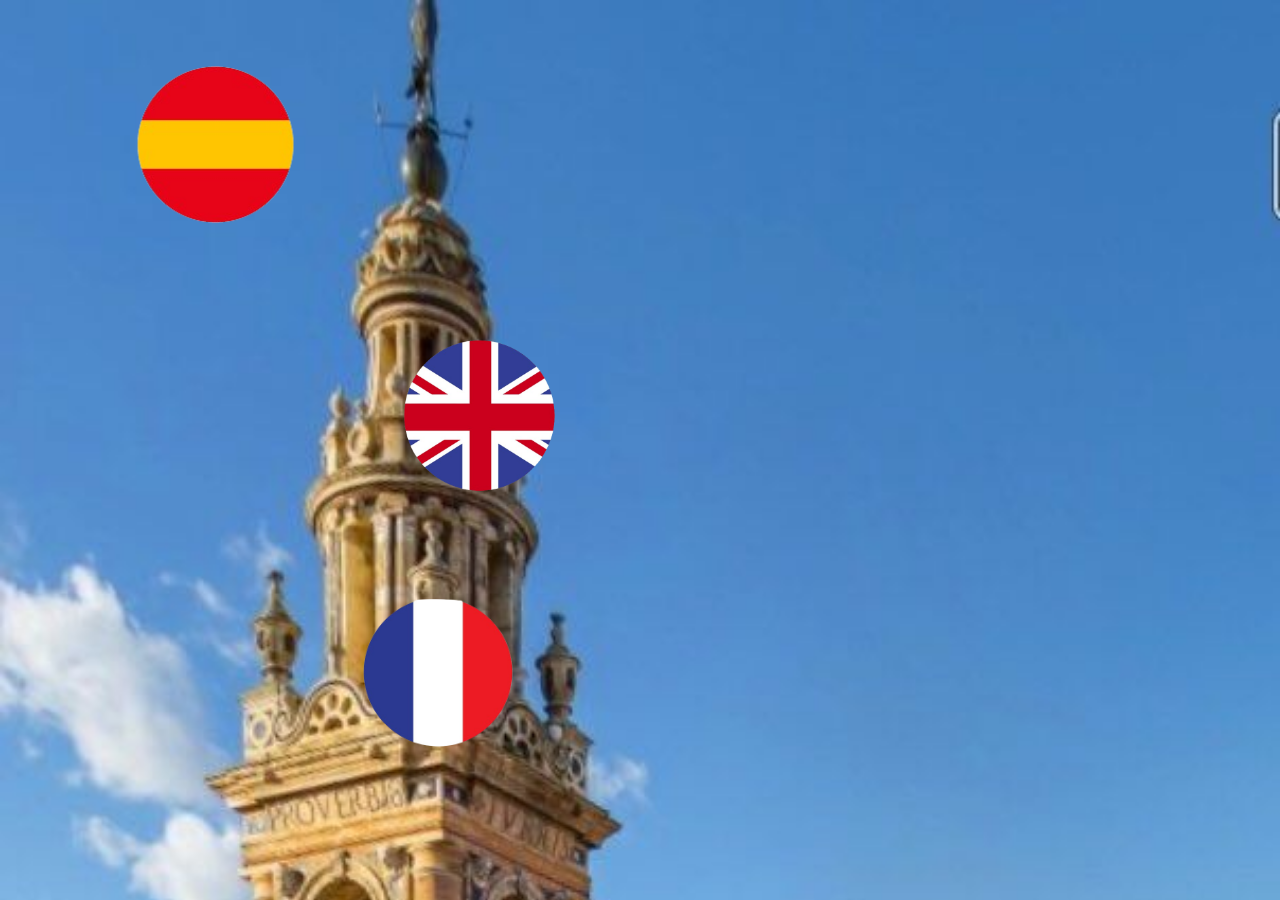
<file: index.html>
<!DOCTYPE html>
<html>
  <head>
    <meta charset="utf-8">
    <meta name="viewport" content="width=device-width">
    <title>Sevilla Apartamento</title>
    <link href="index.css" rel="stylesheet" type="text/css" />
    <link rel="icon" type="imagen/png" href="Imagenes/cara.png">
  </head>
  
<body>
  <a href="Español1.html">
    <img src="Imagenes/logoEspañol.png" alt="Español" width="405" style="position: absolute; left: 1%; right: 50%; top: 1%;" > 
    </a>
    <a href="Ingles1.html"">
      <img src="Imagenes/logoingles.png" alt="Ingles" width="170" style="position: absolute; left: 31%; rigth: 50%; top: 37%;" >
    </a>
  <a href="Frances1.html"">
    <img src="Imagenes/logoFrancia.png" alt="Frances" width="210" style="position: absolute; left: 26%; rigth: 50%; top: 63%;" >
  </a>


</body>

</html>
</file>
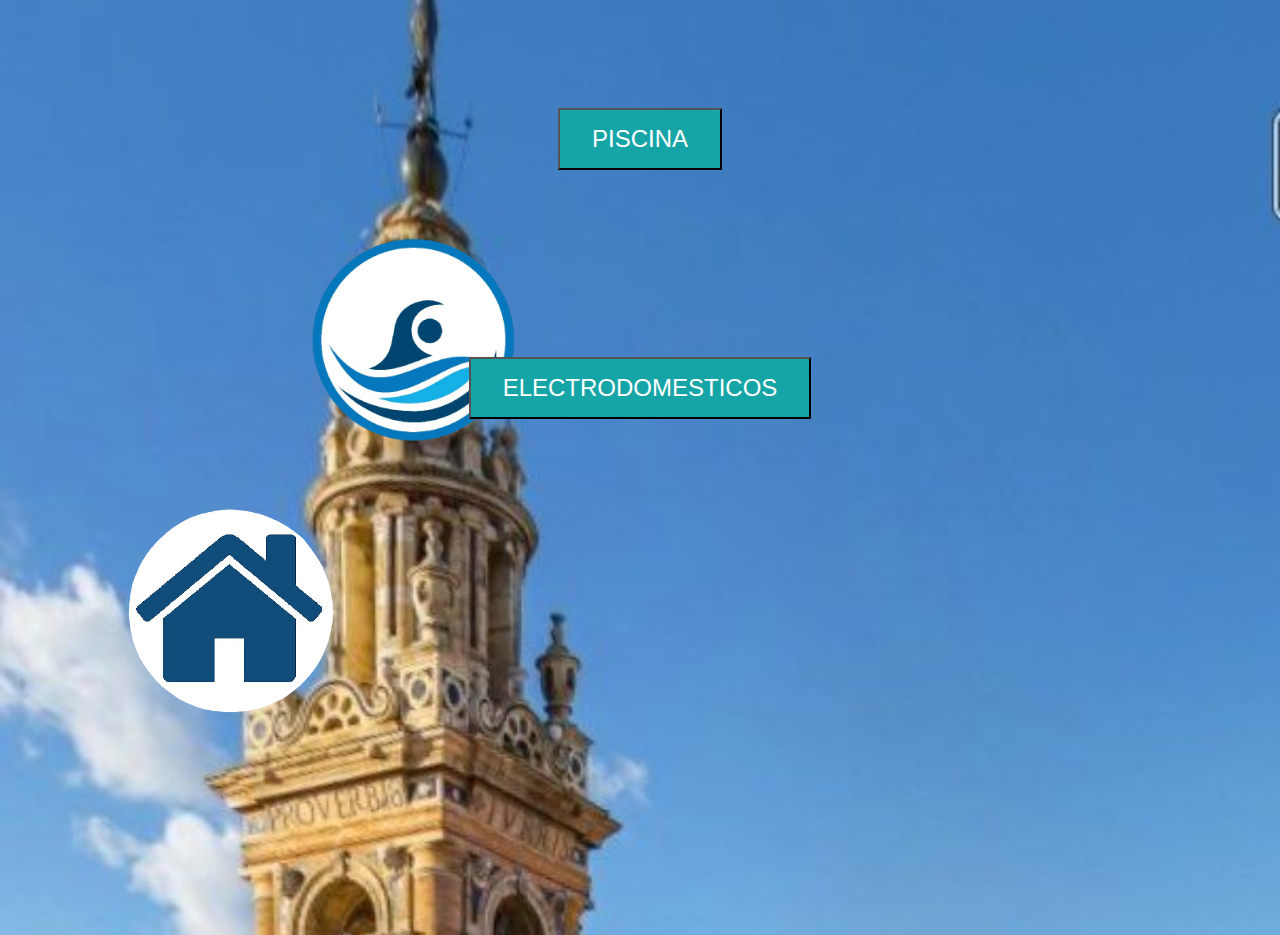
<file: Español piscina.html>
<!DOCTYPE html>
<html>
  <head>
    <meta charset="utf-8">
    <meta name="viewport" content="width=device-width">
    <title>Sevilla Apartamento</title>
    <link href="Español1.css" rel="stylesheet" type="text/css" />
    <link rel="icon" type="imagen/png" href="Imagenes/cara.png">
  </head>
  
<body>
  <div align="center" ><a href="index2.html"><button>PISCINA</button></a></div>
  <img src="Imagenes/logopiscina 1.png" alt="Apolo" width="205" style="margin-left: 24%; margin-top: 5%; margin-bottom: -15%;" > 
  <div align="center"><a href="Español2.html"><button>ELECTRODOMESTICOS</button></a></div>
   <img src="Imagenes/logocasa.png" alt="Apolo" width="345" style="margin-left: 4%; margin-top: 5%; margin-bottom: 15%;" > 
</body>

</html>
</file>
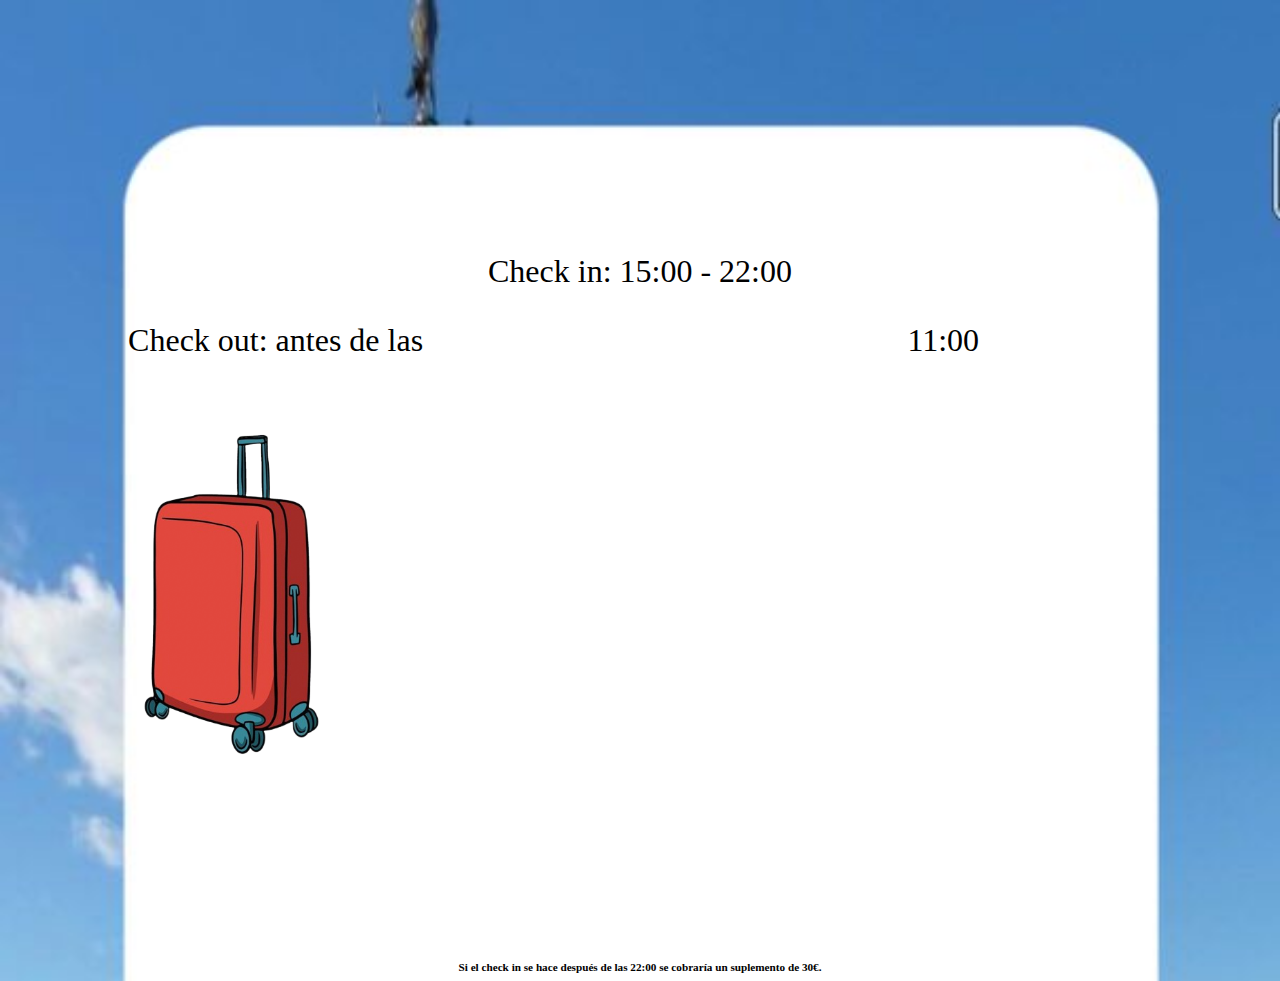
<file: Español0.html>
<!DOCTYPE html>
<html>
  <head>
    <meta charset="utf-8">
    <meta name="viewport" content="width=device-width">
    <title>Sevilla Apartamento</title>
    <link href="Español0.css" rel="stylesheet" type="text/css" />
    <link rel="icon" type="imagen/png" href="Imagenes/cara.png">
  </head>
  
<body>
  <p>Check in: 15:00 - 22:00</p>
  <p1>Check out: antes de las</p1>
<p2>11:00</p2>
   <img src="Imagenes/maleta.png" alt="Maleta" width="345" style="margin-left: 4%; margin-top: 5%; margin-bottom: 15%;" > 
  <h1>Si el check in se hace después de las 22:00 se cobraría un suplemento de 30€.</h1>
</html>
</file>
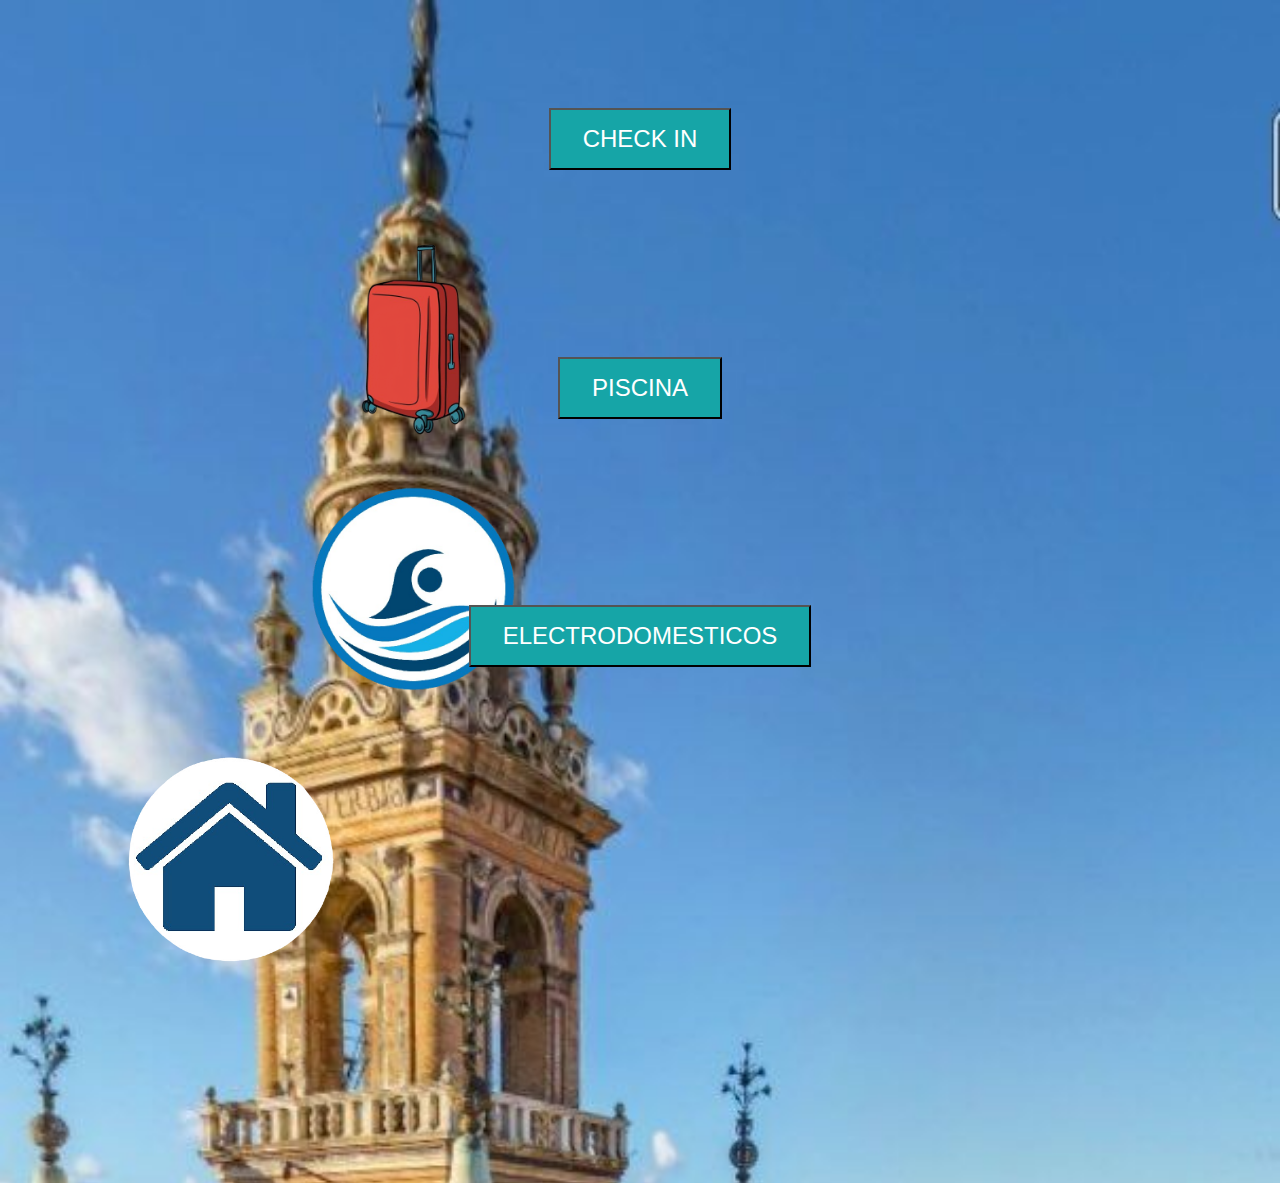
<file: Español1.html>
<!DOCTYPE html>
<html>
  <head>
    <meta charset="utf-8">
    <meta name="viewport" content="width=device-width">
    <title>Sevilla Apartamento</title>
    <link href="Español1.css" rel="stylesheet" type="text/css" />
    <link rel="icon" type="imagen/png" href="Imagenes/cara.png">
  </head>
  
<body>
  <div align="center" ><a href="Español0.html"><button>CHECK IN</button></a></div>
  <img src="Imagenes/maleta.png" alt="Apolo" width="205" style="margin-left: 24%; margin-top: 5%; margin-bottom: -15%;" > 
  <div align="center" ><a href="Español2.1.html"><button>PISCINA</button></a></div>
  <img src="Imagenes/logopiscina 1.png" alt="Apolo" width="205" style="margin-left: 24%; margin-top: 5%; margin-bottom: -15%;" > 
  <div align="center"><a href="Español2.html"><button>ELECTRODOMESTICOS</button></a></div>
   <img src="Imagenes/logocasa.png" alt="Apolo" width="345" style="margin-left: 4%; margin-top: 5%; margin-bottom: 15%;" > 
</body>

</html>
</file>
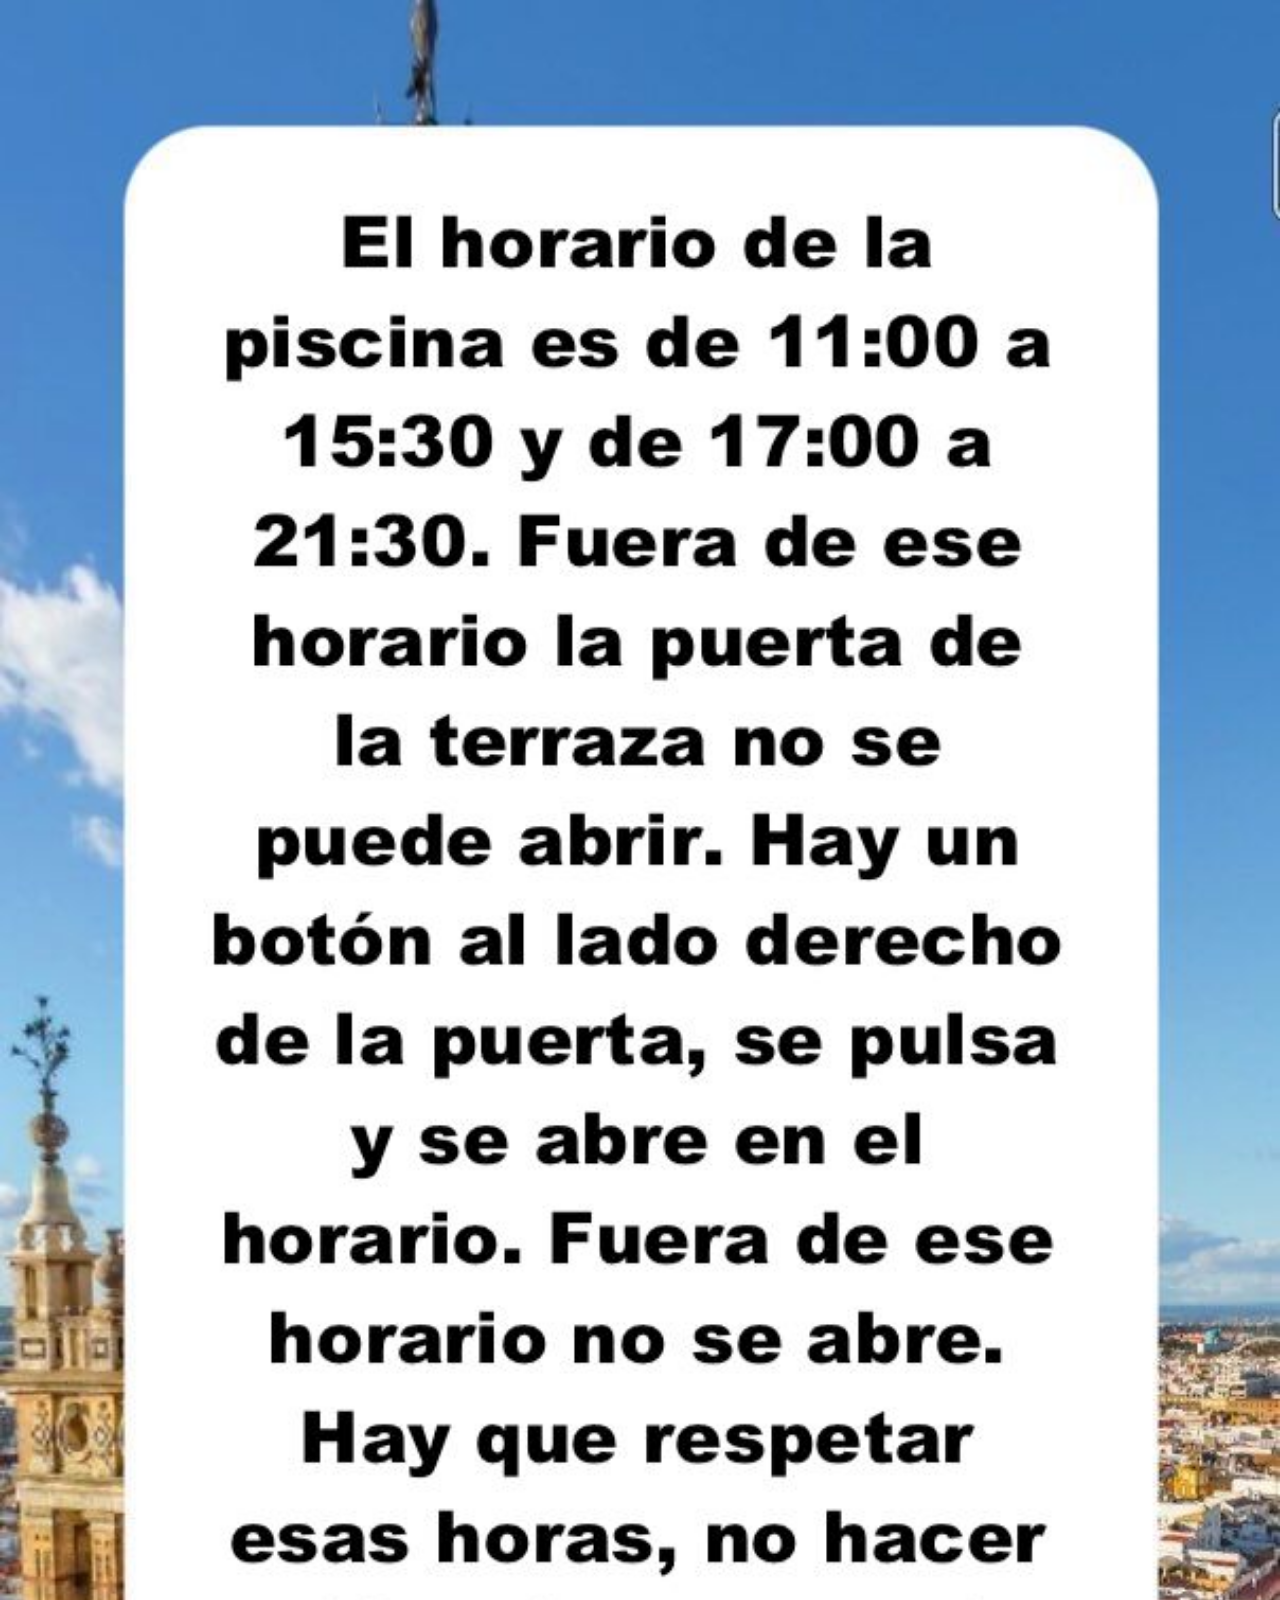
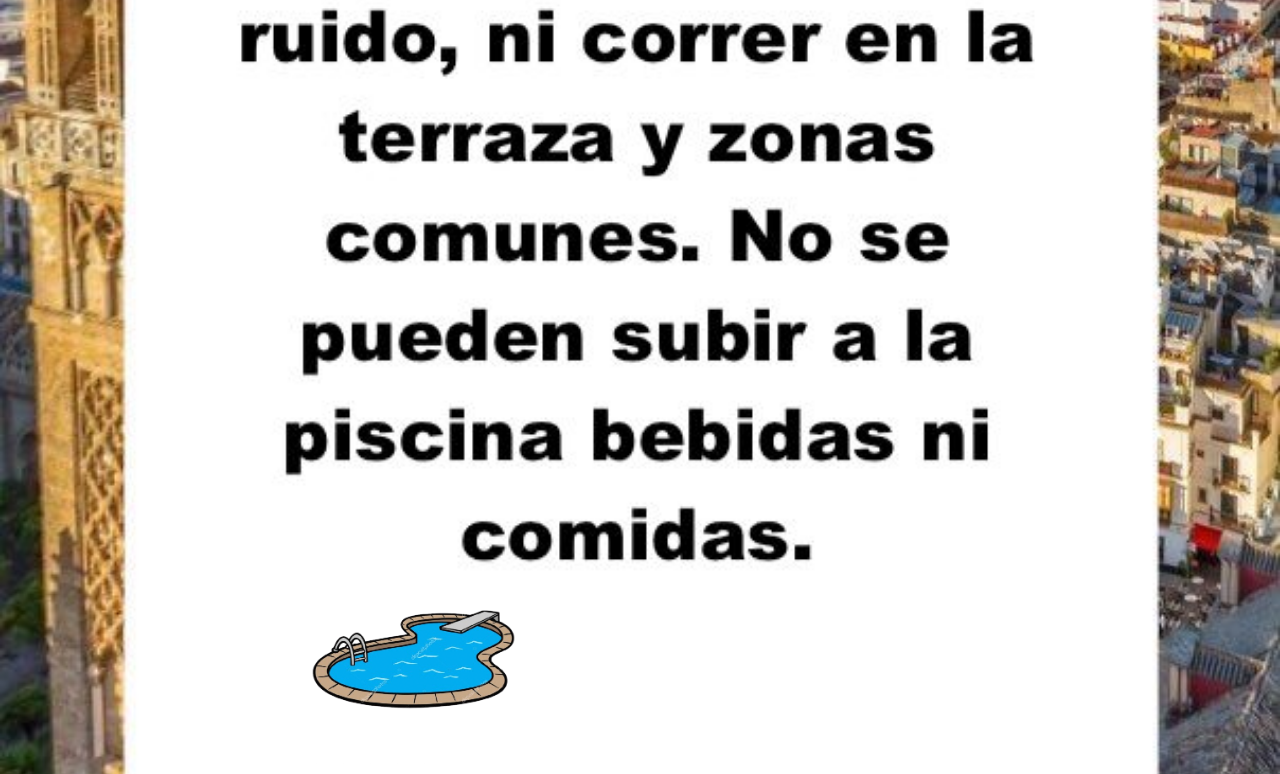
<file: Español2.1.html>
<!DOCTYPE html>
<html>
  <head>
    <meta charset="utf-8">
    <meta name="viewport" content="width=device-width">
    <title>Sevilla Apartamento</title>
    <link href="Español2.1.css" rel="stylesheet" type="text/css" />
    <link rel="icon" type="imagen/png" href="Imagenes/cara.png">
  </head>
  
<body>
  <img src="Imagenes/piscina.png" alt="Apolo" width="205" style="margin-left: 24%; margin-top: 170%; margin-bottom: -15%;" > 

</body>

</html>
</file>
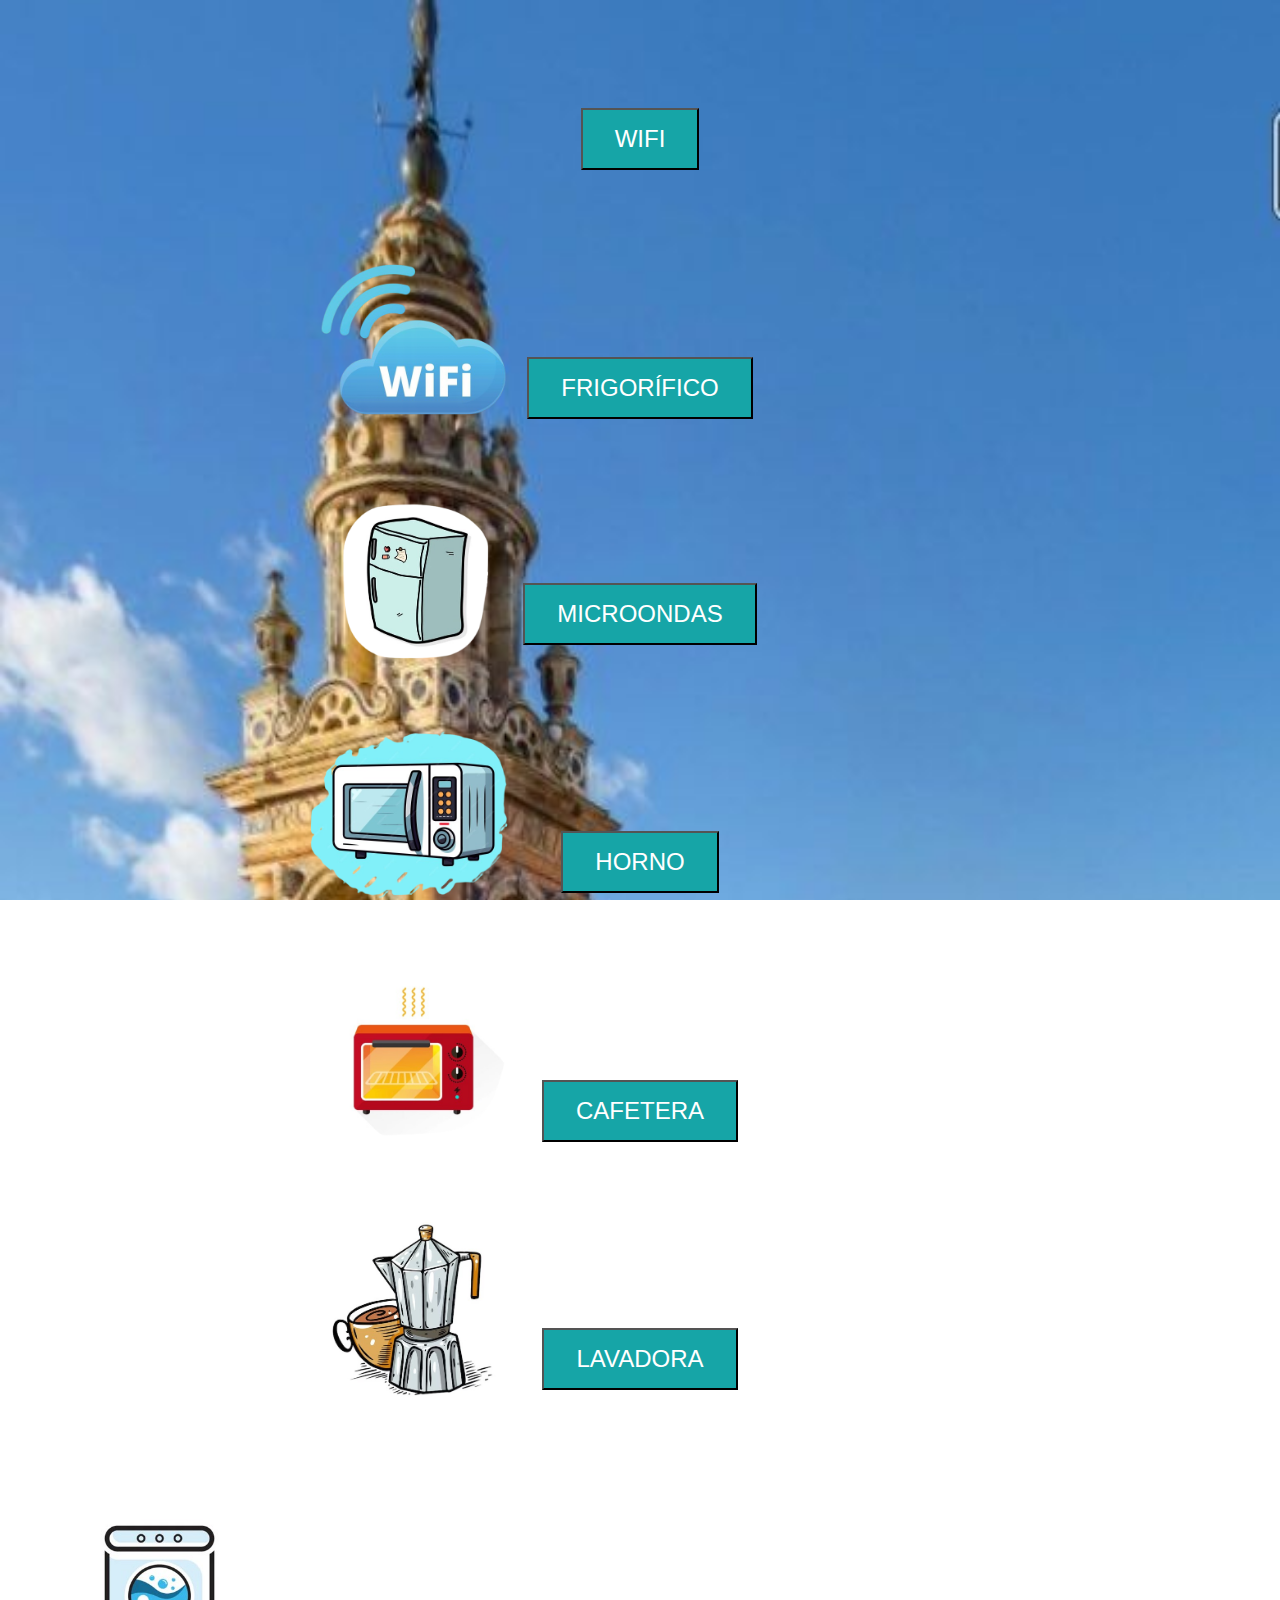
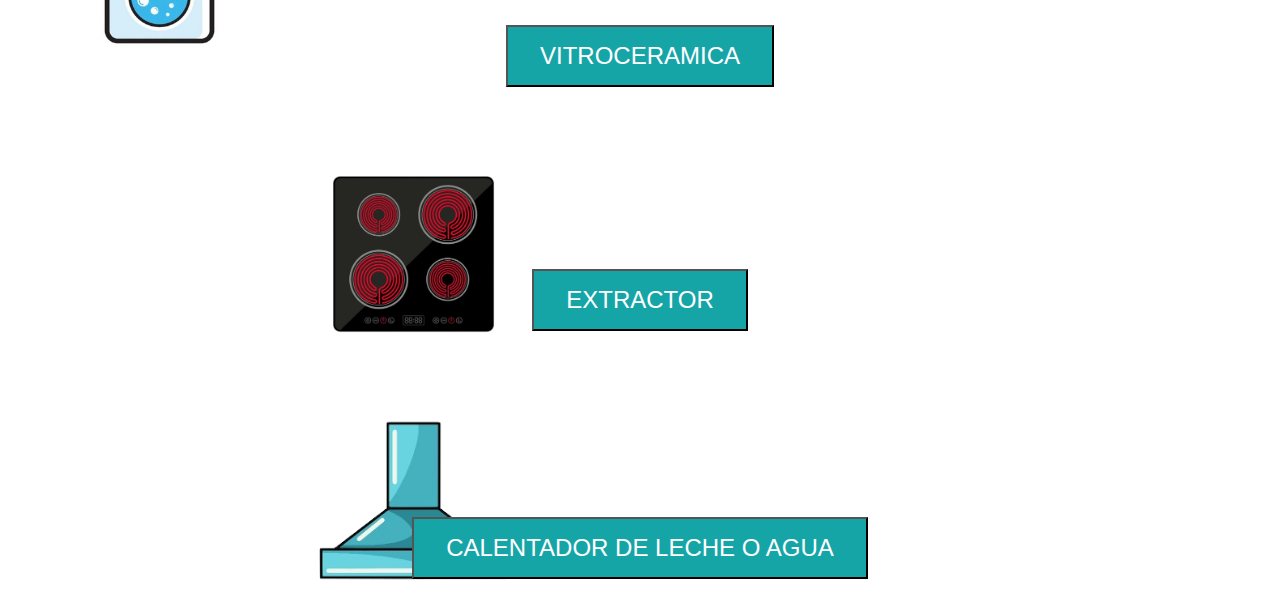
<file: Español2.html>
<!DOCTYPE html>
<html>
  <head>
    <meta charset="utf-8">
    <meta name="viewport" content="width=device-width">
    <title>Sevilla Apartamento</title>
    <link href="Español2.css" rel="stylesheet" type="text/css" />
    <link rel="icon" type="imagen/png" href="Imagenes/cara.png">
    <script>
        function mostrarCredenciales() {
            alert("Usuario: JUZGADOS\nContraseña: Aa038392");
        }
    </script>
  </head>
  
<body>
  <div align="center" ><a><button onclick="mostrarCredenciales()">WIFI</button></a></div>
  <img src="Imagenes/wifi.png" alt="Apolo" width="205" style="margin-left: 24%; margin-top: 5%; margin-bottom: -15%;" > 
  <div align="center" ><a href="Electro/FRIGORIFICO.pdf" download="Frigorífico"><button>FRIGORÍFICO</button></a></div>
  <img src="Imagenes/frigorifico.png" alt="Apolo" width="205" style="margin-left: 24%; margin-top: 5%; margin-bottom: -15%;" > 
  <div align="center"><a href="Electro/MICROONDAS.pdf" download="microondas"><button>MICROONDAS</button></a></div>
  <img src="Imagenes/microondas.png" alt="Apolo" width="205" style="margin-left: 24%; margin-top: 5%; margin-bottom: -15%;" > 
  <div align="center"><a href="Electro/HORNO.pdf" download="horno"><button>HORNO</button></a></div>
  <img src="Imagenes/hornosin-removebg-preview (1).png" alt="Apolo" width="205" style="margin-left: 24%; margin-top: 5%; margin-bottom: -15%;" > 
  <div align="center"><a href="Electro/CAFETERA.pdf" download="cafetera"><button>CAFETERA</button></a></div>
  <img src="Imagenes/cafeterasin-removebg-preview (1).png" alt="Apolo" width="205" style="margin-left: 24%; margin-top: 5%; margin-bottom: -15%;" > 
  <div align="center"><a href="Electro/LAVADORA.pdf" download="lavadora"><button>LAVADORA</button></a></div>
  <img src="Imagenes/lavadora.png" alt="Apolo" width="405" style="margin-left: -4%; margin-top: 5%; margin-bottom: -15%;" > 
  <div align="center"><a href="Electro/VITROCERAMICA.pdf" download="vitroceramica"><button>VITROCERAMICA</button></a></div>
  <img src="Imagenes/vitro.png" alt="Apolo" width="205" style="margin-left: 24%; margin-top: 5%; margin-bottom: -15%;" > 
  <div align="center"><a href="Electro/EXTRACTOR.pdf" download="extractor"><button>EXTRACTOR</button></a></div>
  <img src="Imagenes/extractor-removebg-preview.png" alt="Apolo" width="205" style="margin-left: 24%; margin-top: 5%; margin-bottom: -15%;" > 
  <div align="center"><a href="Electro/CALENTADOR_LECHE_AGUA.pdf" download="calentador de leche o agua"><button>CALENTADOR DE LECHE O AGUA</button></a></div>

</body>

</html>
</file>
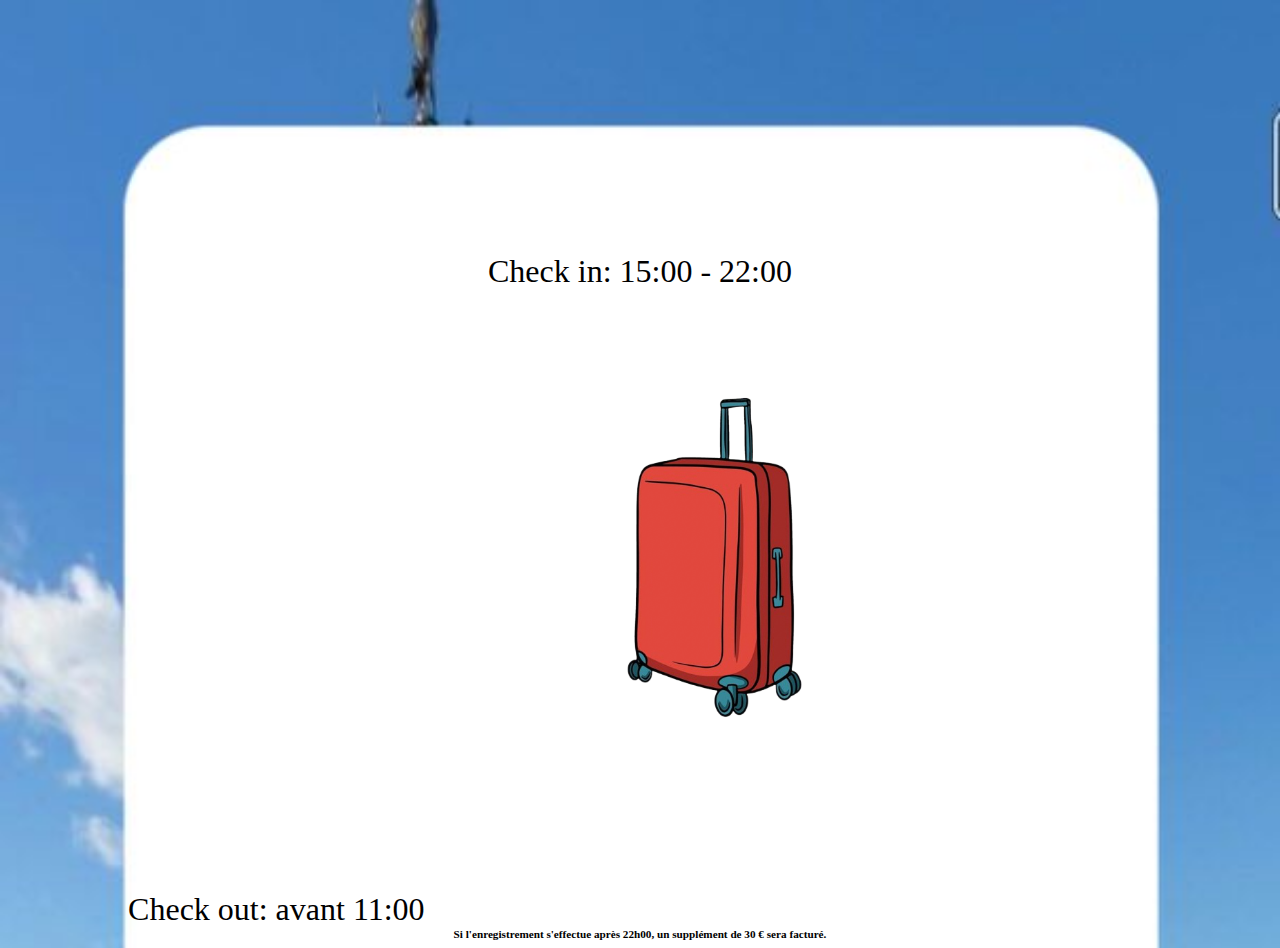
<file: Frances0.html>
<!DOCTYPE html>
<html>
  <head>
    <meta charset="utf-8">
    <meta name="viewport" content="width=device-width">
    <title>Sevilla Apartamento</title>
    <link href="Frances0.css" rel="stylesheet" type="text/css" />
    <link rel="icon" type="imagen/png" href="Imagenes/cara.png">
  </head>
  
<body>
  <p>Check in: 15:00 - 22:00</p>
  <p1>Check out: avant 11:00</p1>
   <img src="Imagenes/maleta.png" alt="Maleta" width="345" style="margin-left: 4%; margin-top: 5%; margin-bottom: 15%;" > 
  <h1>Si l'enregistrement s'effectue après 22h00, un supplément de 30 € sera facturé.</h1>
</html>
</file>
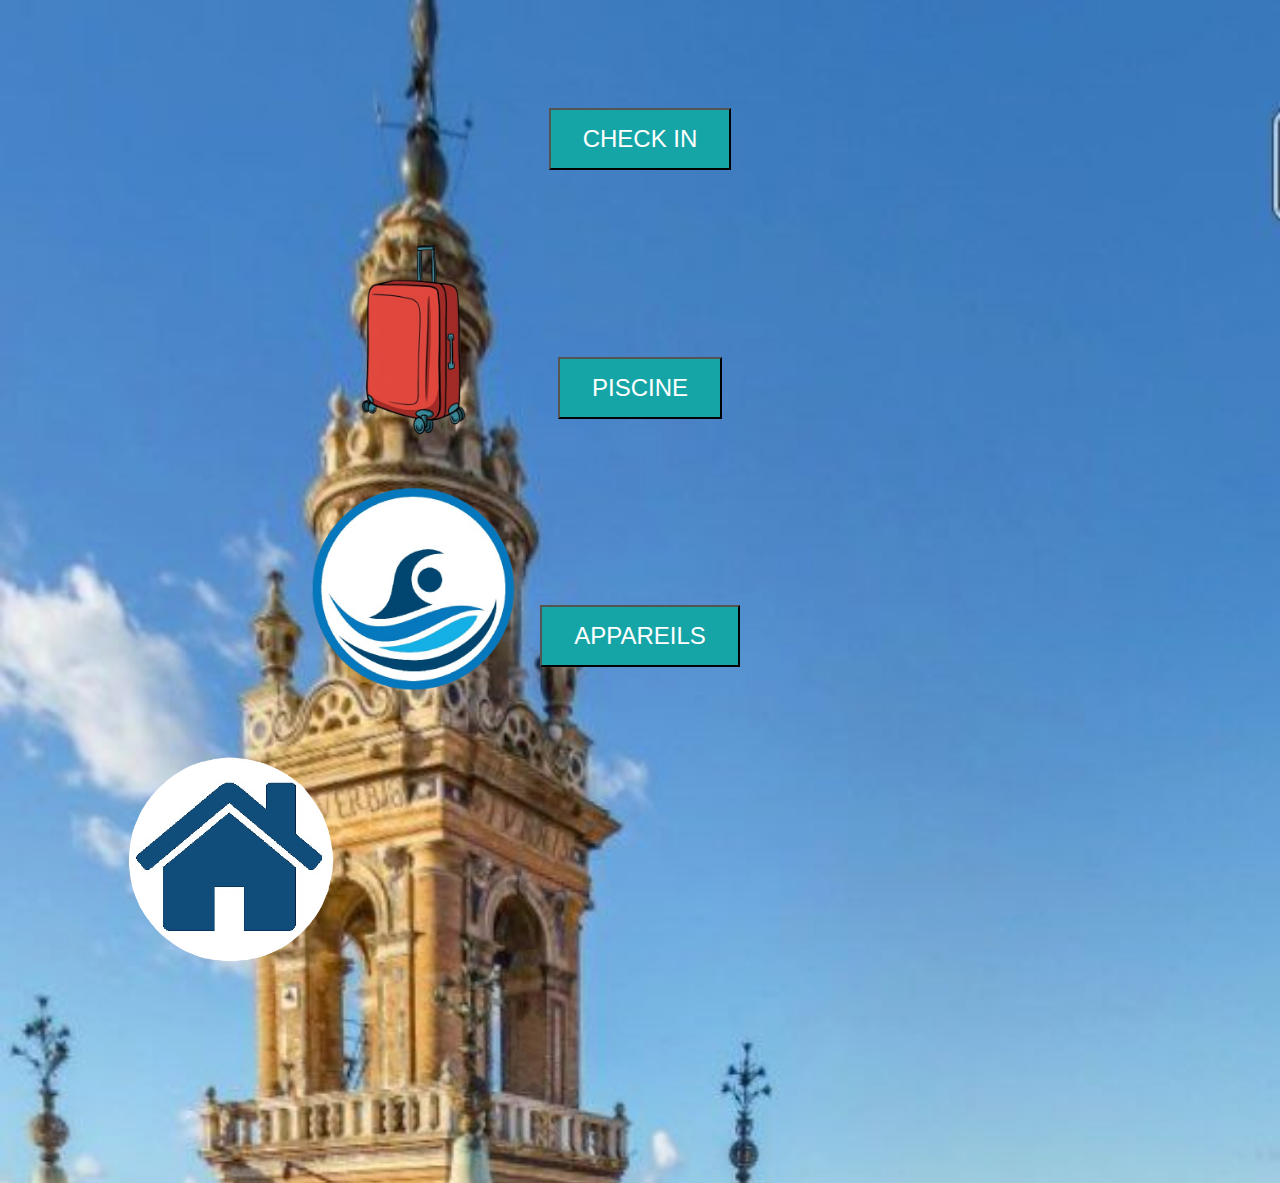
<file: Frances1.html>
<!DOCTYPE html>
<html>
  <head>
    <meta charset="utf-8">
    <meta name="viewport" content="width=device-width">
    <title>Sevilla Apartamento</title>
    <link href="Frances1.css" rel="stylesheet" type="text/css" />
    <link rel="icon" type="imagen/png" href="Imagenes/cara.png">
  </head>
  
<body>
  <div align="center" ><a href="Frances0.html"><button>CHECK IN</button></a></div>
  <img src="Imagenes/maleta.png" alt="Apolo" width="205" style="margin-left: 24%; margin-top: 5%; margin-bottom: -15%;" > 
  <div align="center" ><a href="Frances2.1.html"><button>PISCINE</button></a></div>
  <img src="Imagenes/logopiscina 1.png" alt="Apolo" width="205" style="margin-left: 24%; margin-top: 5%; margin-bottom: -15%;" > 
  <div align="center"><a href="Frances2.html"><button>APPAREILS</button></a></div>
   <img src="Imagenes/logocasa.png" alt="Apolo" width="345" style="margin-left: 4%; margin-top: 5%; margin-bottom: 15%;" > 
</body>

</html>
</file>
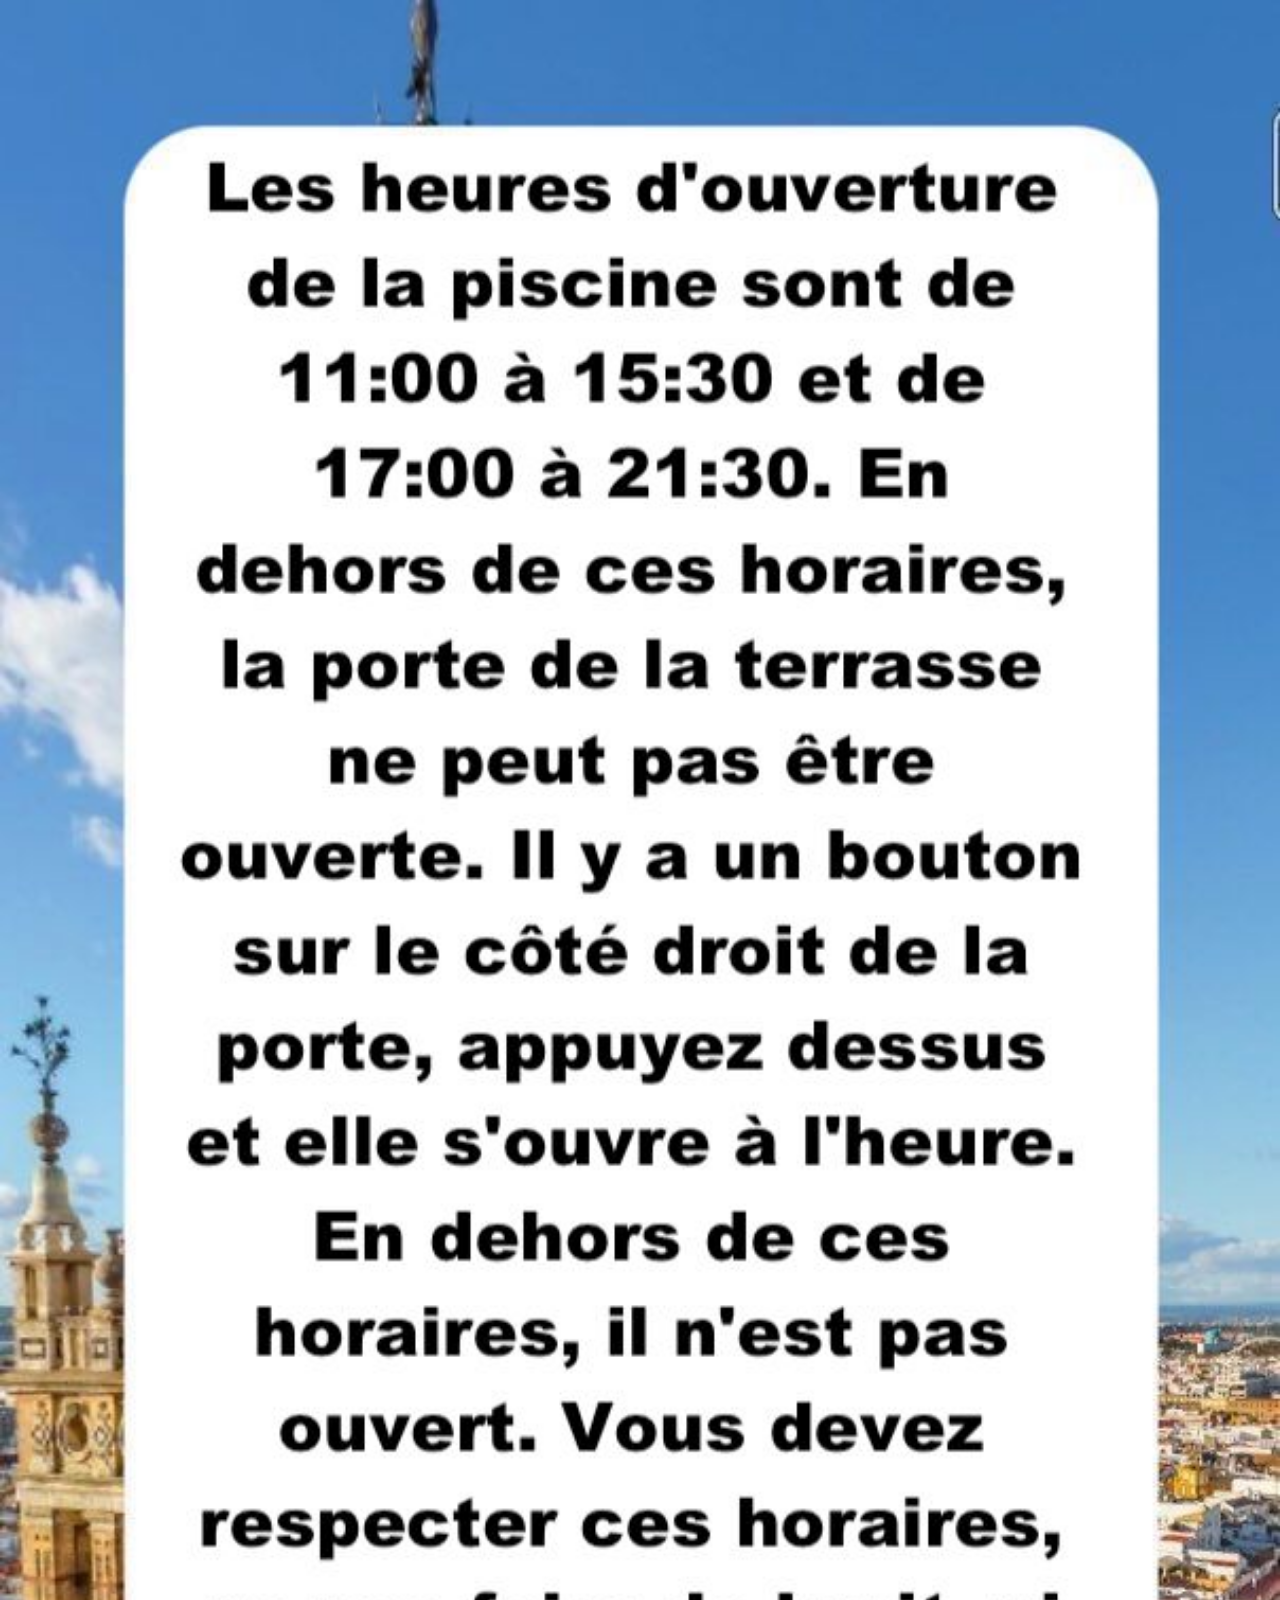
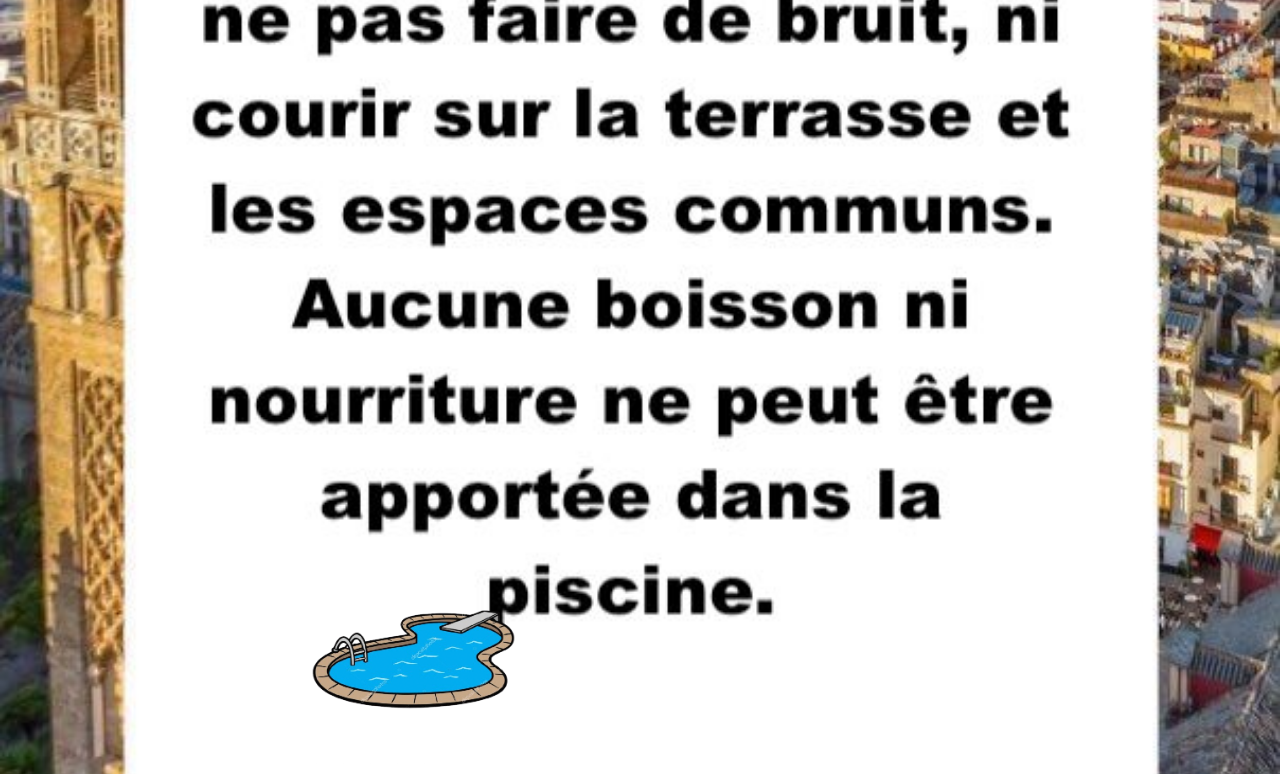
<file: Frances2.1.html>
<!DOCTYPE html>
<html>
  <head>
    <meta charset="utf-8">
    <meta name="viewport" content="width=device-width">
    <title>Sevilla Apartamento</title>
    <link href="Frances2.1.css" rel="stylesheet" type="text/css" />
    <link rel="icon" type="imagen/png" href="Imagenes/cara.png">
  </head>
  
<body>
  <img src="Imagenes/piscina.png" alt="Apolo" width="205" style="margin-left: 24%; margin-top: 170%; margin-bottom: -15%;" > 

</body>

</html>
</file>
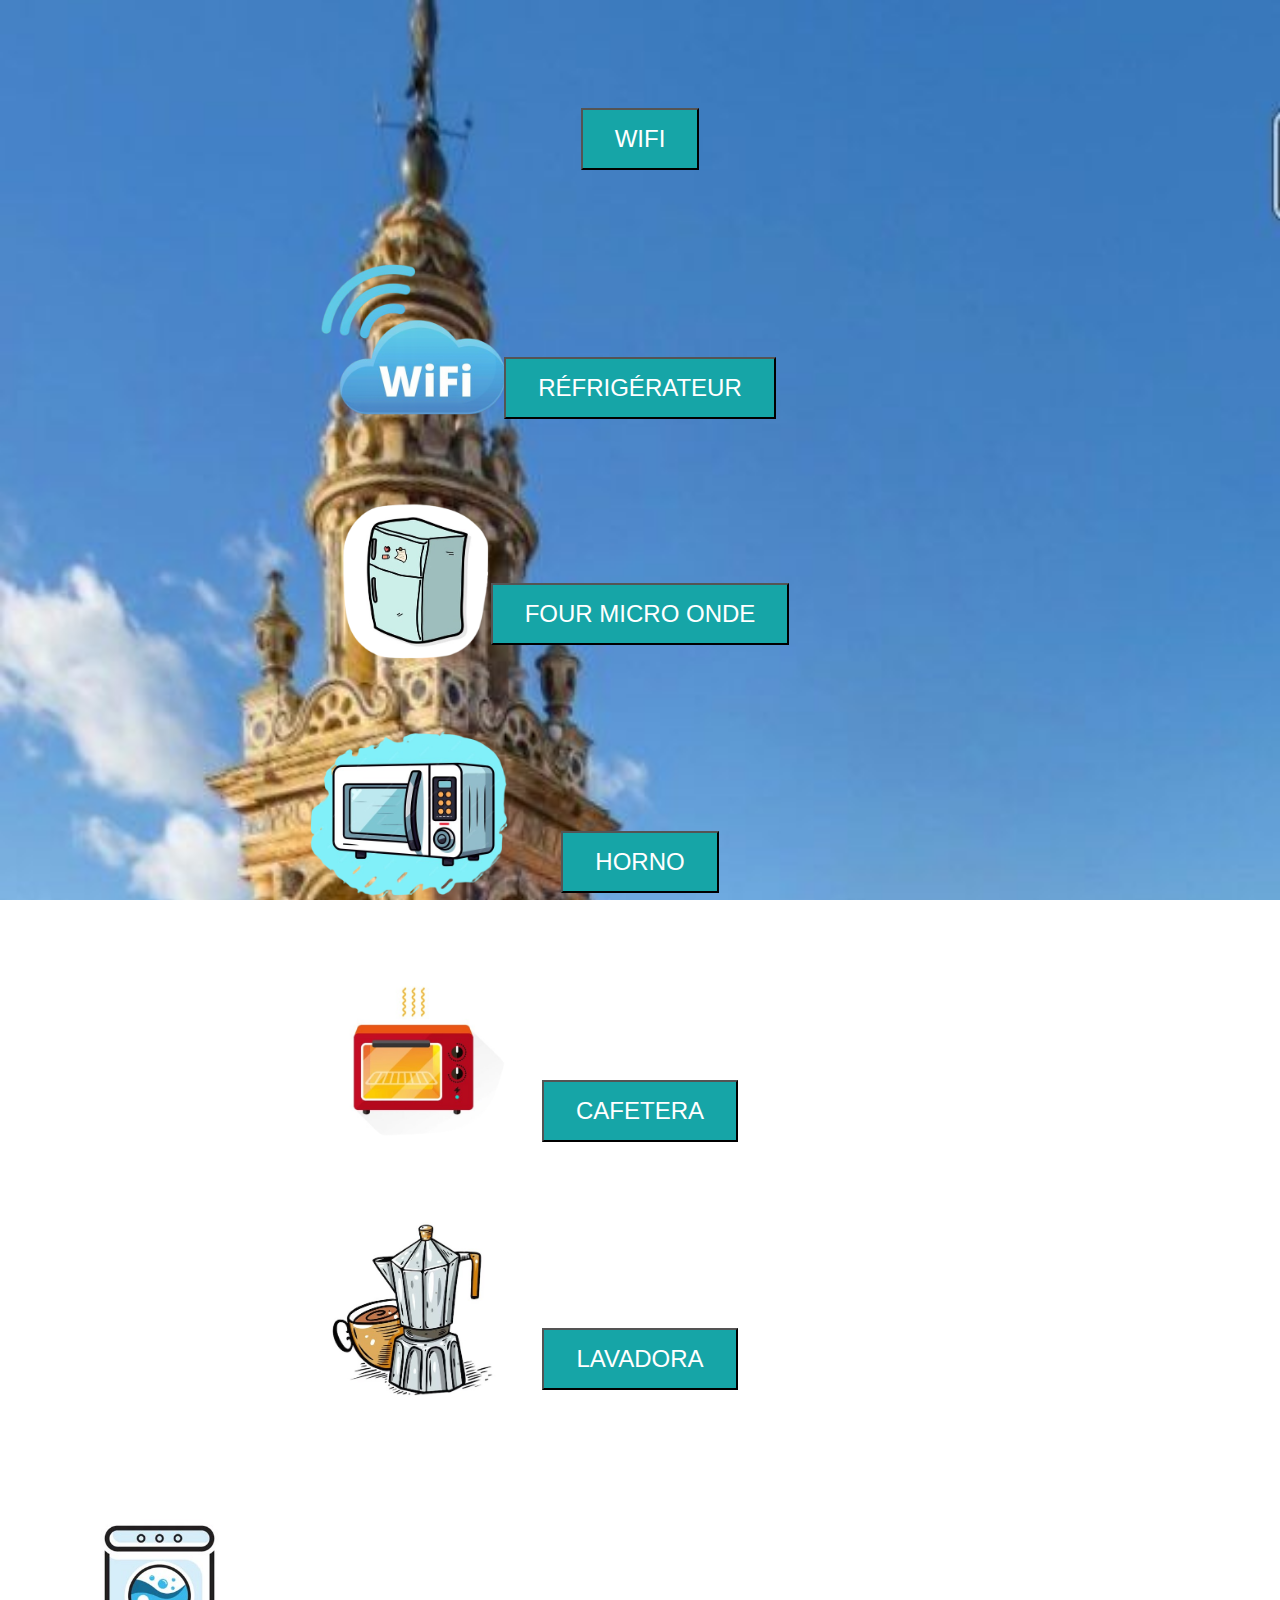
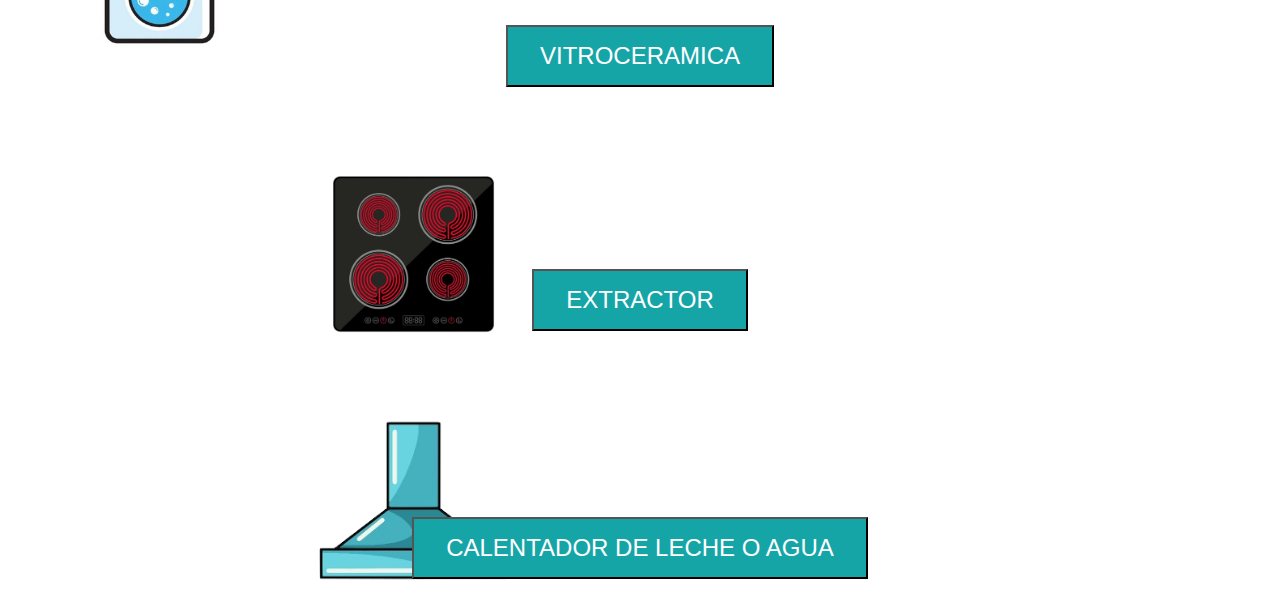
<file: Frances2.html>
<!DOCTYPE html>
<html>
  <head>
    <meta charset="utf-8">
    <meta name="viewport" content="width=device-width">
    <title>Sevilla Apartamento</title>
    <link href="Español2.css" rel="stylesheet" type="text/css" />
    <link rel="icon" type="imagen/png" href="Imagenes/cara.png">
    <script>
        function mostrarCredenciales() {
            alert("Utilisateur: JUZGADOS\nMot de passe: Aa038392");
        }
    </script>
  </head>
  
<body>
  <div align="center" ><a><button onclick="mostrarCredenciales()">WIFI</button></a></div>
  <img src="Imagenes/wifi.png" alt="Apolo" width="205" style="margin-left: 24%; margin-top: 5%; margin-bottom: -15%;" > 
  <div align="center" ><a href="Electro/FRIGORIFICO.pdf" download="Frigorífico"><button>RÉFRIGÉRATEUR</button></a></div>
  <img src="Imagenes/frigorifico.png" alt="Apolo" width="205" style="margin-left: 24%; margin-top: 5%; margin-bottom: -15%;" > 
  <div align="center"><a href="Electro/MICROONDAS.pdf"><button>FOUR MICRO ONDE</button></a></div>
  <img src="Imagenes/microondas.png" alt="Apolo" width="205" style="margin-left: 24%; margin-top: 5%; margin-bottom: -15%;" > 
  <div align="center"><a href="Electro/HORNO.pdf"><button>HORNO</button></a></div>
  <img src="Imagenes/hornosin-removebg-preview (1).png" alt="Apolo" width="205" style="margin-left: 24%; margin-top: 5%; margin-bottom: -15%;" > 
  <div align="center"><a href="Electro/CAFETERA.pdf"><button>CAFETERA</button></a></div>
  <img src="Imagenes/cafeterasin-removebg-preview (1).png" alt="Apolo" width="205" style="margin-left: 24%; margin-top: 5%; margin-bottom: -15%;" > 
  <div align="center"><a href="Electro/LAVADORA.pdf"><button>LAVADORA</button></a></div>
  <img src="Imagenes/lavadora.png" alt="Apolo" width="405" style="margin-left: -4%; margin-top: 5%; margin-bottom: -15%;" > 
  <div align="center"><a href="Electro/VITROCERAMICA.pdf"><button>VITROCERAMICA</button></a></div>
  <img src="Imagenes/vitro.png" alt="Apolo" width="205" style="margin-left: 24%; margin-top: 5%; margin-bottom: -15%;" > 
  <div align="center"><a href="Electro/EXTRACTOR.pdf"><button>EXTRACTOR</button></a></div>
  <img src="Imagenes/extractor-removebg-preview.png" alt="Apolo" width="205" style="margin-left: 24%; margin-top: 5%; margin-bottom: -15%;" > 
  <div align="center"><a href="Electro/CALENTADOR_LECHE_AGUA.pdf"><button>CALENTADOR DE LECHE O AGUA</button></a></div>

</body>

</html>
</file>
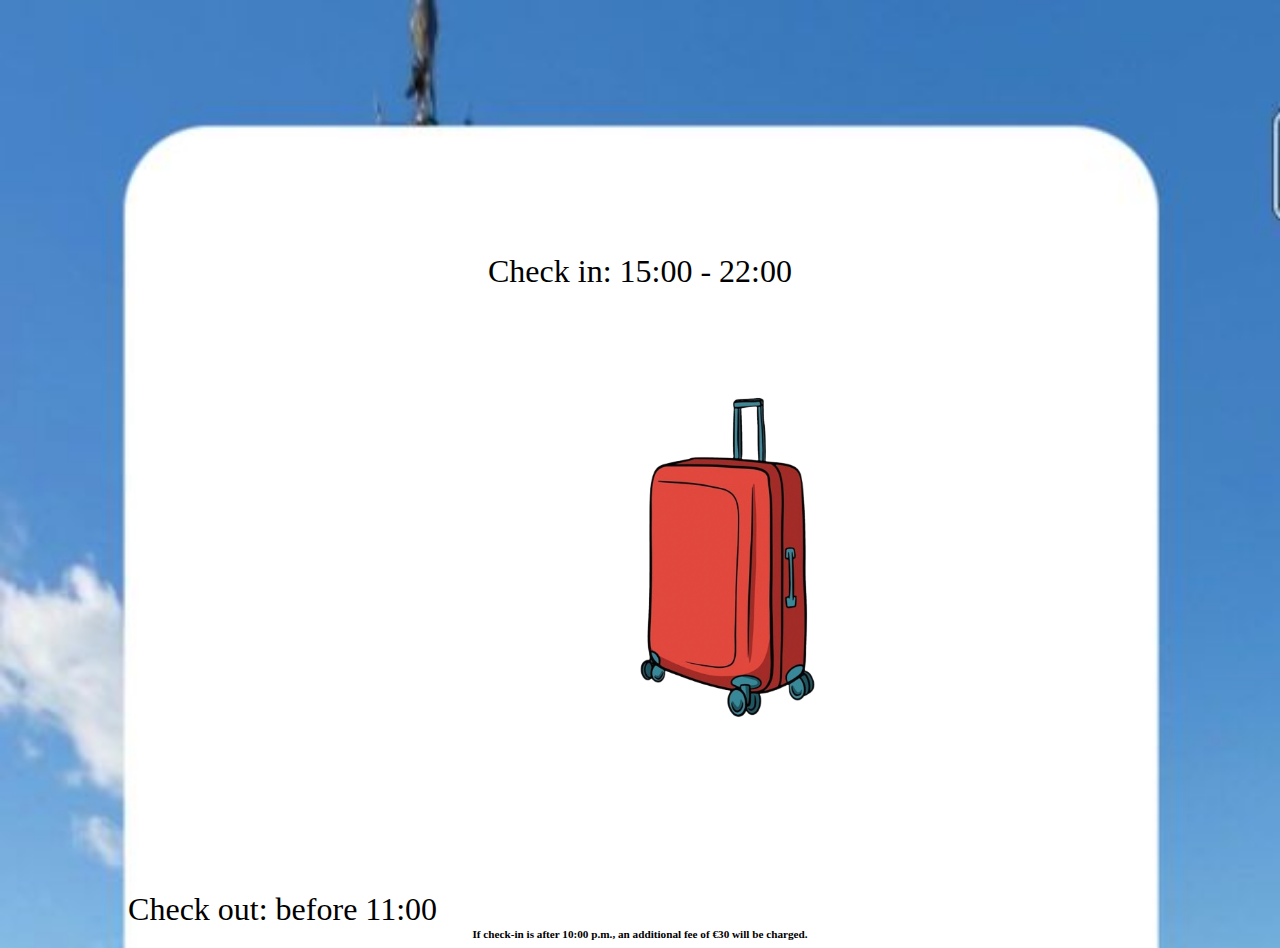
<file: Ingles0.html>
<!DOCTYPE html>
<html>
  <head>
    <meta charset="utf-8">
    <meta name="viewport" content="width=device-width">
    <title>Sevilla Apartamento</title>
    <link href="Ingles0.css" rel="stylesheet" type="text/css" />
    <link rel="icon" type="imagen/png" href="Imagenes/cara.png">
  </head>
  
<body>
  <p>Check in: 15:00 - 22:00</p>
  <p1>Check out: before 11:00</p1>
   <img src="Imagenes/maleta.png" alt="Maleta" width="345" style="margin-left: 4%; margin-top: 5%; margin-bottom: 15%;" > 
  <h1>If check-in is after 10:00 p.m., an additional fee of €30 will be charged.</h1>
</html>
</file>
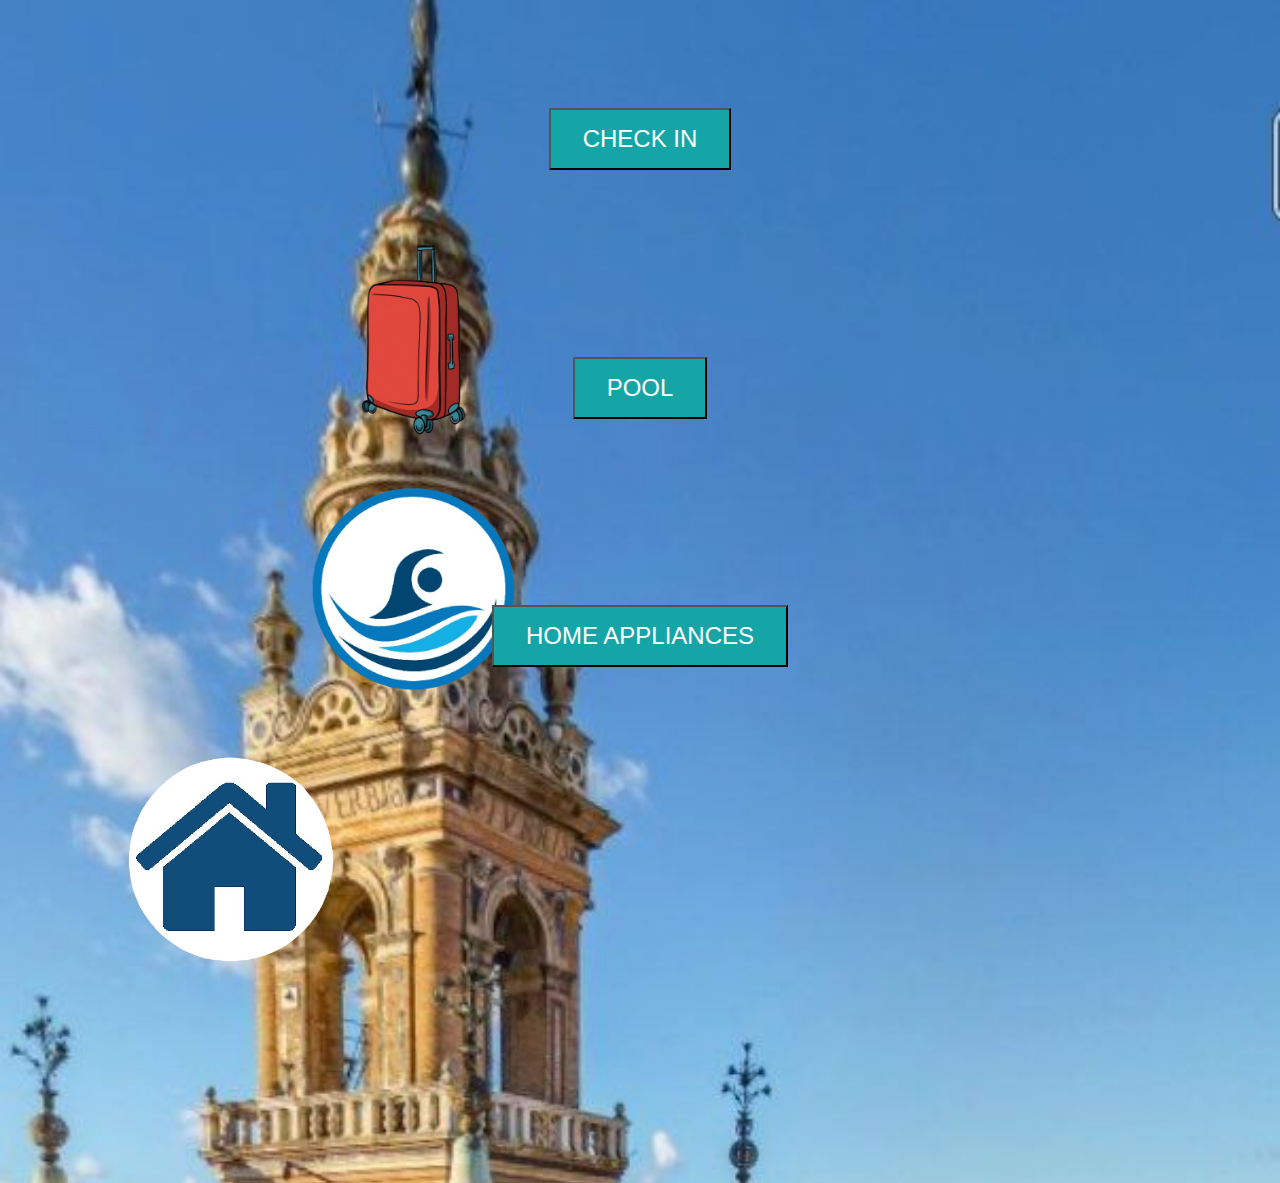
<file: Ingles1.html>
<!DOCTYPE html>
<html>
  <head>
    <meta charset="utf-8">
    <meta name="viewport" content="width=device-width">
    <title>Sevilla Apartamento</title>
    <link href="Ingles1.css" rel="stylesheet" type="text/css" />
    <link rel="icon" type="imagen/png" href="Imagenes/cara.png">
  </head>
  
<body>
  <div align="center" ><a href="Ingles0.html"><button>CHECK IN</button></a></div>
  <img src="Imagenes/maleta.png" alt="Apolo" width="205" style="margin-left: 24%; margin-top: 5%; margin-bottom: -15%;" > 
  <div align="center" ><a href="Ingles2.1.html"><button>POOL</button></a></div>
  <img src="Imagenes/logopiscina 1.png" alt="Apolo" width="205" style="margin-left: 24%; margin-top: 5%; margin-bottom: -15%;" > 
  <div align="center"><a href="Ingles2.html"><button>HOME APPLIANCES</button></a></div>
   <img src="Imagenes/logocasa.png" alt="Apolo" width="345" style="margin-left: 4%; margin-top: 5%; margin-bottom: 15%;" > 
</body>

</html>
</file>
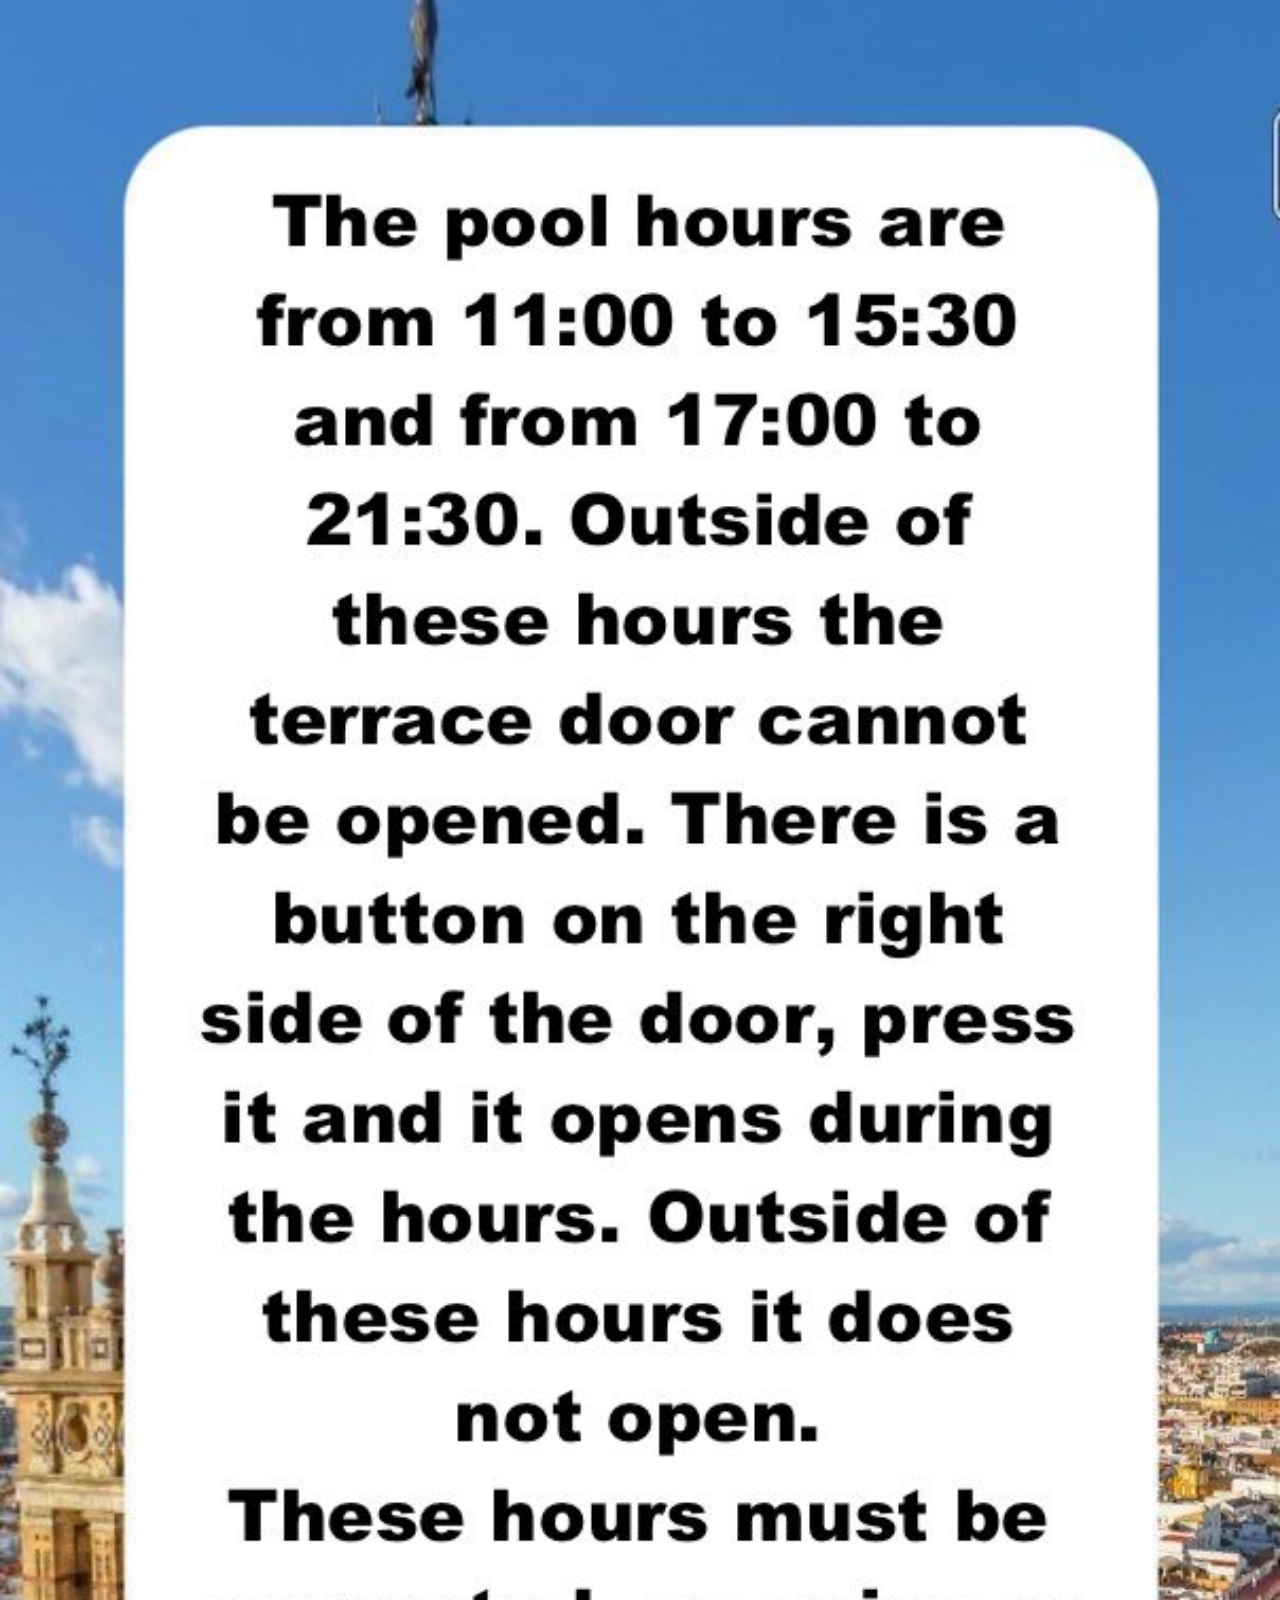
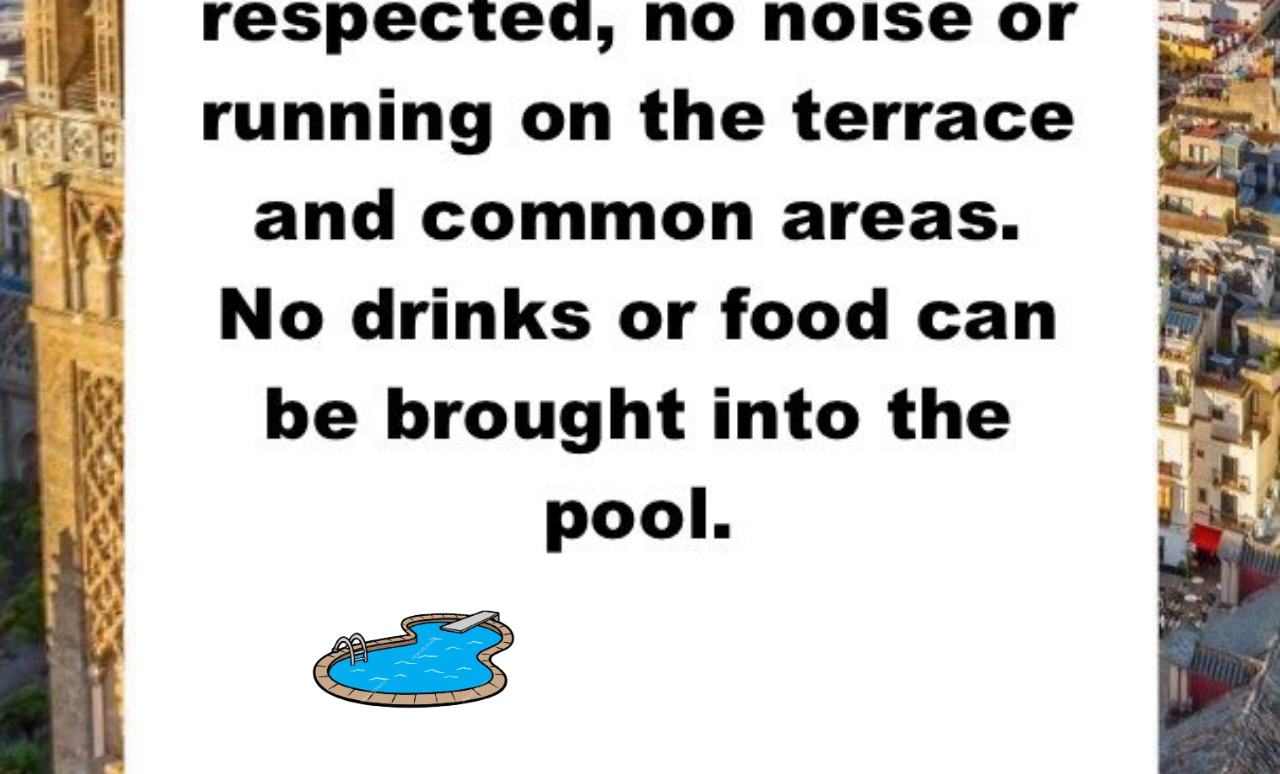
<file: Ingles2.1.html>
<!DOCTYPE html>
<html>
  <head>
    <meta charset="utf-8">
    <meta name="viewport" content="width=device-width">
    <title>Sevilla Apartamento</title>
    <link href="Ingles2.1.css" rel="stylesheet" type="text/css" />
    <link rel="icon" type="imagen/png" href="Imagenes/cara.png">
  </head>
  
<body>
  <img src="Imagenes/piscina.png" alt="Apolo" width="205" style="margin-left: 24%; margin-top: 170%; margin-bottom: -15%;" > 

</body>

</html>
</file>
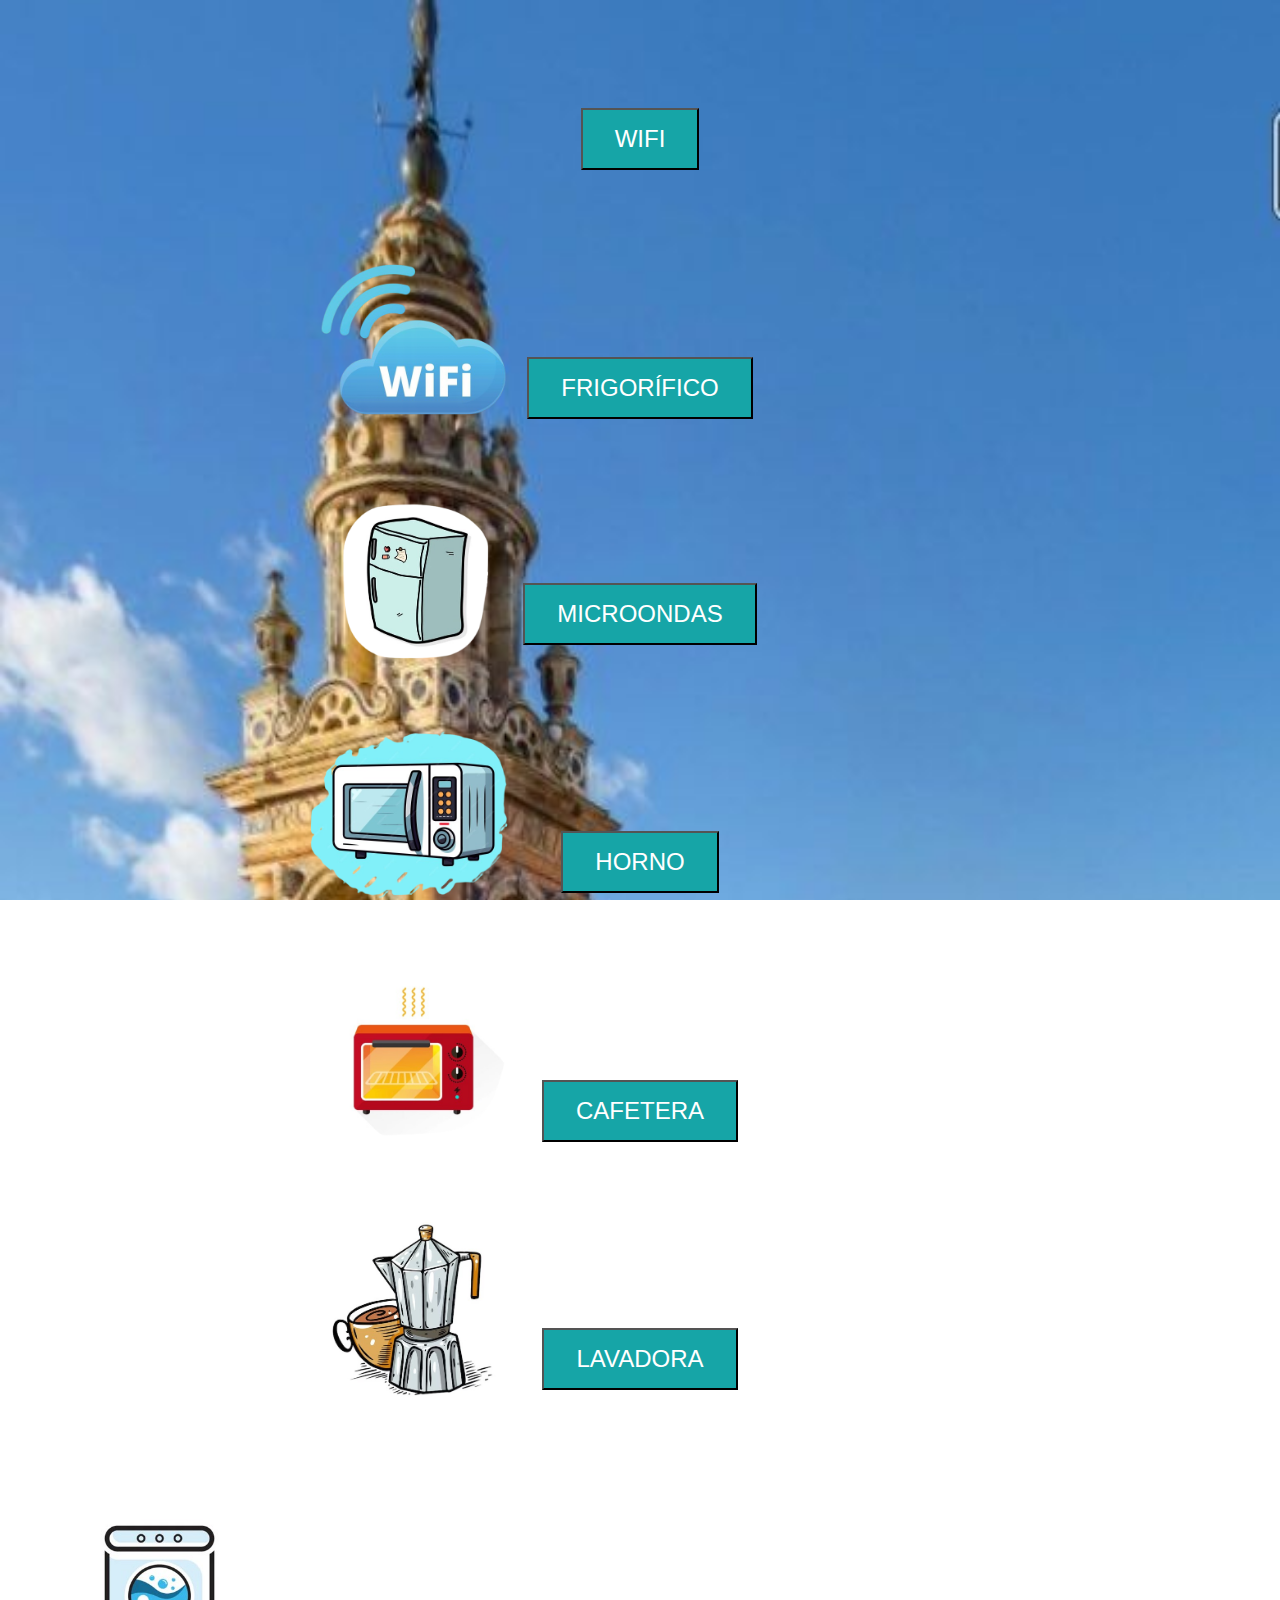
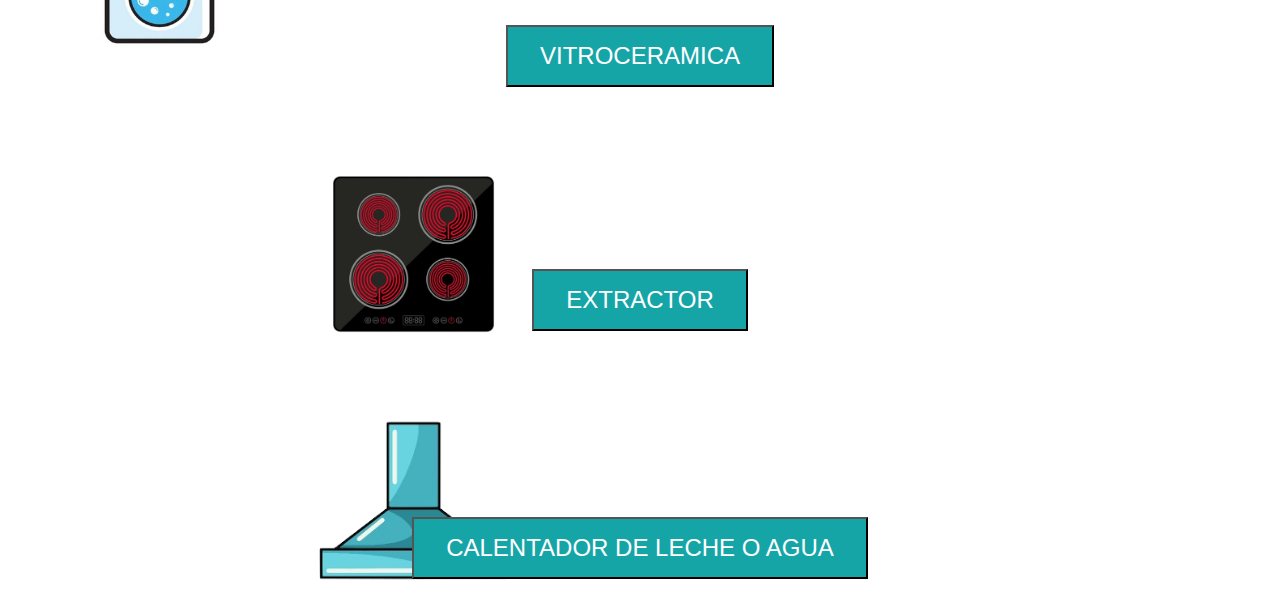
<file: Ingles2.html>
<!DOCTYPE html>
<html>
  <head>
    <meta charset="utf-8">
    <meta name="viewport" content="width=device-width">
    <title>Sevilla Apartamento</title>
    <link href="Español2.css" rel="stylesheet" type="text/css" />
    <link rel="icon" type="imagen/png" href="Imagenes/cara.png">
    <script>
        function mostrarCredenciales() {
            alert("Username: JUZGADOS\nPassword: Aa038392");
        }
    </script>
  </head>
  
<body>
  <div align="center" ><a><button onclick="mostrarCredenciales()">WIFI</button></a></div>
  <img src="Imagenes/wifi.png" alt="Apolo" width="205" style="margin-left: 24%; margin-top: 5%; margin-bottom: -15%;" > 
  <div align="center" ><a href="Electro/FRIGORIFICO.pdf" download="Frigorífico"><button>FRIGORÍFICO</button></a></div>
  <img src="Imagenes/frigorifico.png" alt="Apolo" width="205" style="margin-left: 24%; margin-top: 5%; margin-bottom: -15%;" > 
  <div align="center"><a href="Electro/MICROONDAS.pdf"><button>MICROONDAS</button></a></div>
  <img src="Imagenes/microondas.png" alt="Apolo" width="205" style="margin-left: 24%; margin-top: 5%; margin-bottom: -15%;" > 
  <div align="center"><a href="Electro/HORNO.pdf"><button>HORNO</button></a></div>
  <img src="Imagenes/hornosin-removebg-preview (1).png" alt="Apolo" width="205" style="margin-left: 24%; margin-top: 5%; margin-bottom: -15%;" > 
  <div align="center"><a href="Electro/CAFETERA.pdf"><button>CAFETERA</button></a></div>
  <img src="Imagenes/cafeterasin-removebg-preview (1).png" alt="Apolo" width="205" style="margin-left: 24%; margin-top: 5%; margin-bottom: -15%;" > 
  <div align="center"><a href="Electro/LAVADORA.pdf"><button>LAVADORA</button></a></div>
  <img src="Imagenes/lavadora.png" alt="Apolo" width="405" style="margin-left: -4%; margin-top: 5%; margin-bottom: -15%;" > 
  <div align="center"><a href="Electro/VITROCERAMICA.pdf"><button>VITROCERAMICA</button></a></div>
  <img src="Imagenes/vitro.png" alt="Apolo" width="205" style="margin-left: 24%; margin-top: 5%; margin-bottom: -15%;" > 
  <div align="center"><a href="Electro/EXTRACTOR.pdf"><button>EXTRACTOR</button></a></div>
  <img src="Imagenes/extractor-removebg-preview.png" alt="Apolo" width="205" style="margin-left: 24%; margin-top: 5%; margin-bottom: -15%;" > 
  <div align="center"><a href="Electro/CALENTADOR_LECHE_AGUA.pdf"><button>CALENTADOR DE LECHE O AGUA</button></a></div>

</body>

</html>
</file>
<file: index.css>
body {
  background-image: url("Imagenes/SEVIIII.jpg");
  background-size: 100%; 
  background-repeat: no-repeat;
  background-attachment: fixed;
}
img {
  text-align: center;
}
p {

 text-align: center;
   font-size: 300%;
 }
h1 {
 text-align: center;
 font-size: 300%;
 }
center{
  margin-right: 150px;
  margin-left: 150px;
  font-size: 150%;
}
button{
  background-color: #16a5a7;
  ;
  color: white;
  padding: 15px 32px;
  text-align: center;
  text-decoration: none;
  display: inline-block;
  font-size: 36px;
  margin: 4px 2px;
  cursor: pointer;
  margin-top: 100px;
}
button:hover{
  background-color: #0c7a7b;
}
</file>
<file: Español1.css>
body {
  background-image: url("Imagenes/SEVIIII.jpg");
  background-size: 100%; 
  background-repeat: no-repeat;
  background-attachment: fixed;
}
img {
  text-align: center;
}
p {
 text-align: center;
   font-size: 300%;
 }
h1 {
 text-align: center;
 font-size: 300%;
 }
center{
  margin-right: 150px;
  margin-left: 150px;
  font-size: 150%;
}
button{
  background-color: #16a5a7;
  ;
  color: white;
  padding: 15px 32px;
  text-align: center;
  text-decoration: none;
  font-size: 150%;
  margin: 4px 2px;
  cursor: pointer;
  margin-top: 100px;
  display: inline-block; /* Makes the button a block element */
  margin-left: auto; /* Automatically centers it horizontally */
  margin-right: auto; /* Automatically centers it horizontally */
}
button:hover{
  background-color: #0c7a7b;
}
</file>
<file: Español0.css>
body {
  background-image: url("Imagenes/SEVIIIIpalabra.jpeg");
  background-size: 100%; 
  background-repeat: no-repeat;
  background-attachment: fixed;
}
img {
  text-align: center;
}
p {
  margin-top: 20%;
  margin-right: 5%;
  margin-left: 5%;
 text-align: center;
   font-size: 200%;
 }
p1 {
  margin-top: 2%;
  margin-right: 2%;
  margin-left: 9.5%;
 text-align: center;
   font-size: 200%;
 }
p2 {
  margin-top: 1%;
  margin-right: 5%;
  margin-left: 36%;
 text-align: center;
   font-size: 200%;
 }
h1 {
 text-align: center;
 font-size: 70%;
  margin-top: 0%;
  margin-right: 10%;
  margin-left: 10%;
 }
center{
  margin-right: 150px;
  margin-left: 150px;
  font-size: 150%;
}
button{
  background-color: #16a5a7;
  ;
  color: white;
  padding: 15px 32px;
  text-align: center;
  text-decoration: none;
  font-size: 150%;
  margin: 4px 2px;
  cursor: pointer;
  margin-top: 100px;
  display: inline-block; /* Makes the button a block element */
  margin-left: auto; /* Automatically centers it horizontally */
  margin-right: auto; /* Automatically centers it horizontally */
}
button:hover{
  background-color: #0c7a7b;
}
</file>
<file: Español2.1.css>
body {
  background-image: url("Imagenes/SEVIIIIpiscina1.jpeg");
  background-size: 100%; 
  background-repeat: no-repeat;
  
}
img {
  text-align: center;
}
p {
 text-align: center;
   font-size: 300%;
 }
h1 {
 text-align: center;
 font-size: 300%;
 }
center{
  margin-right: 150px;
  margin-left: 150px;
  font-size: 150%;
}
button{
  background-color: #16a5a7;
  ;
  color: white;
  padding: 15px 32px;
  text-align: center;
  text-decoration: none;
  font-size: 150%;
  margin: 4px 2px;
  cursor: pointer;
  margin-top: 100px;
  display: inline-block; /* Makes the button a block element */
  margin-left: auto; /* Automatically centers it horizontally */
  margin-right: auto; /* Automatically centers it horizontally */
}
button:hover{
  background-color: #0c7a7b;
}
</file>
<file: Español2.css>
body {
  background-image: url("Imagenes/SEVIIII.jpg");
  background-size: 100%; 
  background-repeat: no-repeatrepeat;
  background-attachment: fixed;
}
img {
  text-align: center;
}
p {
 text-align: center;
   font-size: 300%;
 }
h1 {
 text-align: center;
 font-size: 300%;
 }
center{
  margin-right: 150px;
  margin-left: 150px;
  font-size: 150%;
}
button{
  background-color: #16a5a7;
  ;
  color: white;
  padding: 15px 32px;
  text-align: center;
  text-decoration: none;
  font-size: 150%;
  margin: 4px 2px;
  cursor: pointer;
  margin-top: 100px;
  display: inline-block; /* Makes the button a block element */
  margin-left: auto; /* Automatically centers it horizontally */
  margin-right: auto; /* Automatically centers it horizontally */
}
button:hover{
  background-color: #0c7a7b;
}
</file>
<file: Frances0.css>
body {
  background-image: url("Imagenes/SEVIIIIpalabra.jpeg");
  background-size: 100%; 
  background-repeat: no-repeat;
  background-attachment: fixed;
}
img {
  text-align: center;
}
p {
  margin-top: 20%;
  margin-right: 5%;
  margin-left: 5%;
 text-align: center;
   font-size: 200%;
 }
p1 {
  margin-top: 2%;
  margin-right: 5%;
  margin-left: 9.5%;
 text-align: center;
   font-size: 200%;
 }
p2 {
  margin-top: 1%;
  margin-right: 5%;
  margin-left: 36%;
 text-align: center;
   font-size: 200%;
 }
h1 {
 text-align: center;
 font-size: 70%;
  margin-top: 0%;
  margin-right: 10%;
  margin-left: 10%;
 }
center{
  margin-right: 150px;
  margin-left: 150px;
  font-size: 150%;
}
button{
  background-color: #16a5a7;
  ;
  color: white;
  padding: 15px 32px;
  text-align: center;
  text-decoration: none;
  font-size: 150%;
  margin: 4px 2px;
  cursor: pointer;
  margin-top: 100px;
  display: inline-block; /* Makes the button a block element */
  margin-left: auto; /* Automatically centers it horizontally */
  margin-right: auto; /* Automatically centers it horizontally */
}
button:hover{
  background-color: #0c7a7b;
}
</file>
<file: Frances1.css>
body {
  background-image: url("Imagenes/SEVIIII.jpg");
  background-size: 100%; 
  background-repeat: no-repeat;
  background-attachment: fixed;
}
img {
  text-align: center;
}
p {
 text-align: center;
   font-size: 300%;
 }
h1 {
 text-align: center;
 font-size: 300%;
 }
center{
  margin-right: 150px;
  margin-left: 150px;
  font-size: 150%;
}
button{
  background-color: #16a5a7;
  ;
  color: white;
  padding: 15px 32px;
  text-align: center;
  text-decoration: none;
  font-size: 150%;
  margin: 4px 2px;
  cursor: pointer;
  margin-top: 100px;
  display: inline-block; /* Makes the button a block element */
  margin-left: auto; /* Automatically centers it horizontally */
  margin-right: auto; /* Automatically centers it horizontally */
}
button:hover{
  background-color: #0c7a7b;
}
</file>
<file: Frances2.1.css>
body {
  background-image: url("Imagenes/SEVIIIIpiscina2.jpeg");
  background-size: 100%; 
  background-repeat: no-repeat;
  
}
img {
  text-align: center;
}
p {
 text-align: center;
   font-size: 300%;
 }
h1 {
 text-align: center;
 font-size: 300%;
 }
center{
  margin-right: 150px;
  margin-left: 150px;
  font-size: 150%;
}
button{
  background-color: #16a5a7;
  ;
  color: white;
  padding: 15px 32px;
  text-align: center;
  text-decoration: none;
  font-size: 150%;
  margin: 4px 2px;
  cursor: pointer;
  margin-top: 100px;
  display: inline-block; /* Makes the button a block element */
  margin-left: auto; /* Automatically centers it horizontally */
  margin-right: auto; /* Automatically centers it horizontally */
}
button:hover{
  background-color: #0c7a7b;
}
</file>
<file: Ingles0.css>
body {
  background-image: url("Imagenes/SEVIIIIpalabra.jpeg");
  background-size: 100%; 
  background-repeat: no-repeat;
  background-attachment: fixed;
}
img {
  text-align: center;
}
p {
  margin-top: 20%;
  margin-right: 5%;
  margin-left: 5%;
 text-align: center;
   font-size: 200%;
 }
p1 {
  margin-top: 2%;
  margin-right: 5%;
  margin-left: 9.5%;
 text-align: center;
   font-size: 200%;
 }
p2 {
  margin-top: 1%;
  margin-right: 5%;
  margin-left: 36%;
 text-align: center;
   font-size: 200%;
 }
h1 {
 text-align: center;
 font-size: 70%;
  margin-top: 0%;
  margin-right: 10%;
  margin-left: 10%;
 }
center{
  margin-right: 150px;
  margin-left: 150px;
  font-size: 150%;
}
button{
  background-color: #16a5a7;
  ;
  color: white;
  padding: 15px 32px;
  text-align: center;
  text-decoration: none;
  font-size: 150%;
  margin: 4px 2px;
  cursor: pointer;
  margin-top: 100px;
  display: inline-block; /* Makes the button a block element */
  margin-left: auto; /* Automatically centers it horizontally */
  margin-right: auto; /* Automatically centers it horizontally */
}
button:hover{
  background-color: #0c7a7b;
}
</file>
<file: Ingles1.css>
body {
  background-image: url("Imagenes/SEVIIII.jpg");
  background-size: 100%; 
  background-repeat: no-repeat;
  background-attachment: fixed;
}
img {
  text-align: center;
}
p {
 text-align: center;
   font-size: 300%;
 }
h1 {
 text-align: center;
 font-size: 300%;
 }
center{
  margin-right: 150px;
  margin-left: 150px;
  font-size: 150%;
}
button{
  background-color: #16a5a7;
  ;
  color: white;
  padding: 15px 32px;
  text-align: center;
  text-decoration: none;
  font-size: 150%;
  margin: 4px 2px;
  cursor: pointer;
  margin-top: 100px;
  display: inline-block; /* Makes the button a block element */
  margin-left: auto; /* Automatically centers it horizontally */
  margin-right: auto; /* Automatically centers it horizontally */
}
button:hover{
  background-color: #0c7a7b;
}
</file>
<file: Ingles2.1.css>
body {
  background-image: url("Imagenes/SEVIIIIpiscina3.jpeg");
  background-size: 100%; 
  background-repeat: no-repeat;
  
}
img {
  text-align: center;
}
p {
 text-align: center;
   font-size: 300%;
 }
h1 {
 text-align: center;
 font-size: 300%;
 }
center{
  margin-right: 150px;
  margin-left: 150px;
  font-size: 150%;
}
button{
  background-color: #16a5a7;
  ;
  color: white;
  padding: 15px 32px;
  text-align: center;
  text-decoration: none;
  font-size: 150%;
  margin: 4px 2px;
  cursor: pointer;
  margin-top: 100px;
  display: inline-block; /* Makes the button a block element */
  margin-left: auto; /* Automatically centers it horizontally */
  margin-right: auto; /* Automatically centers it horizontally */
}
button:hover{
  background-color: #0c7a7b;
}
</file>
